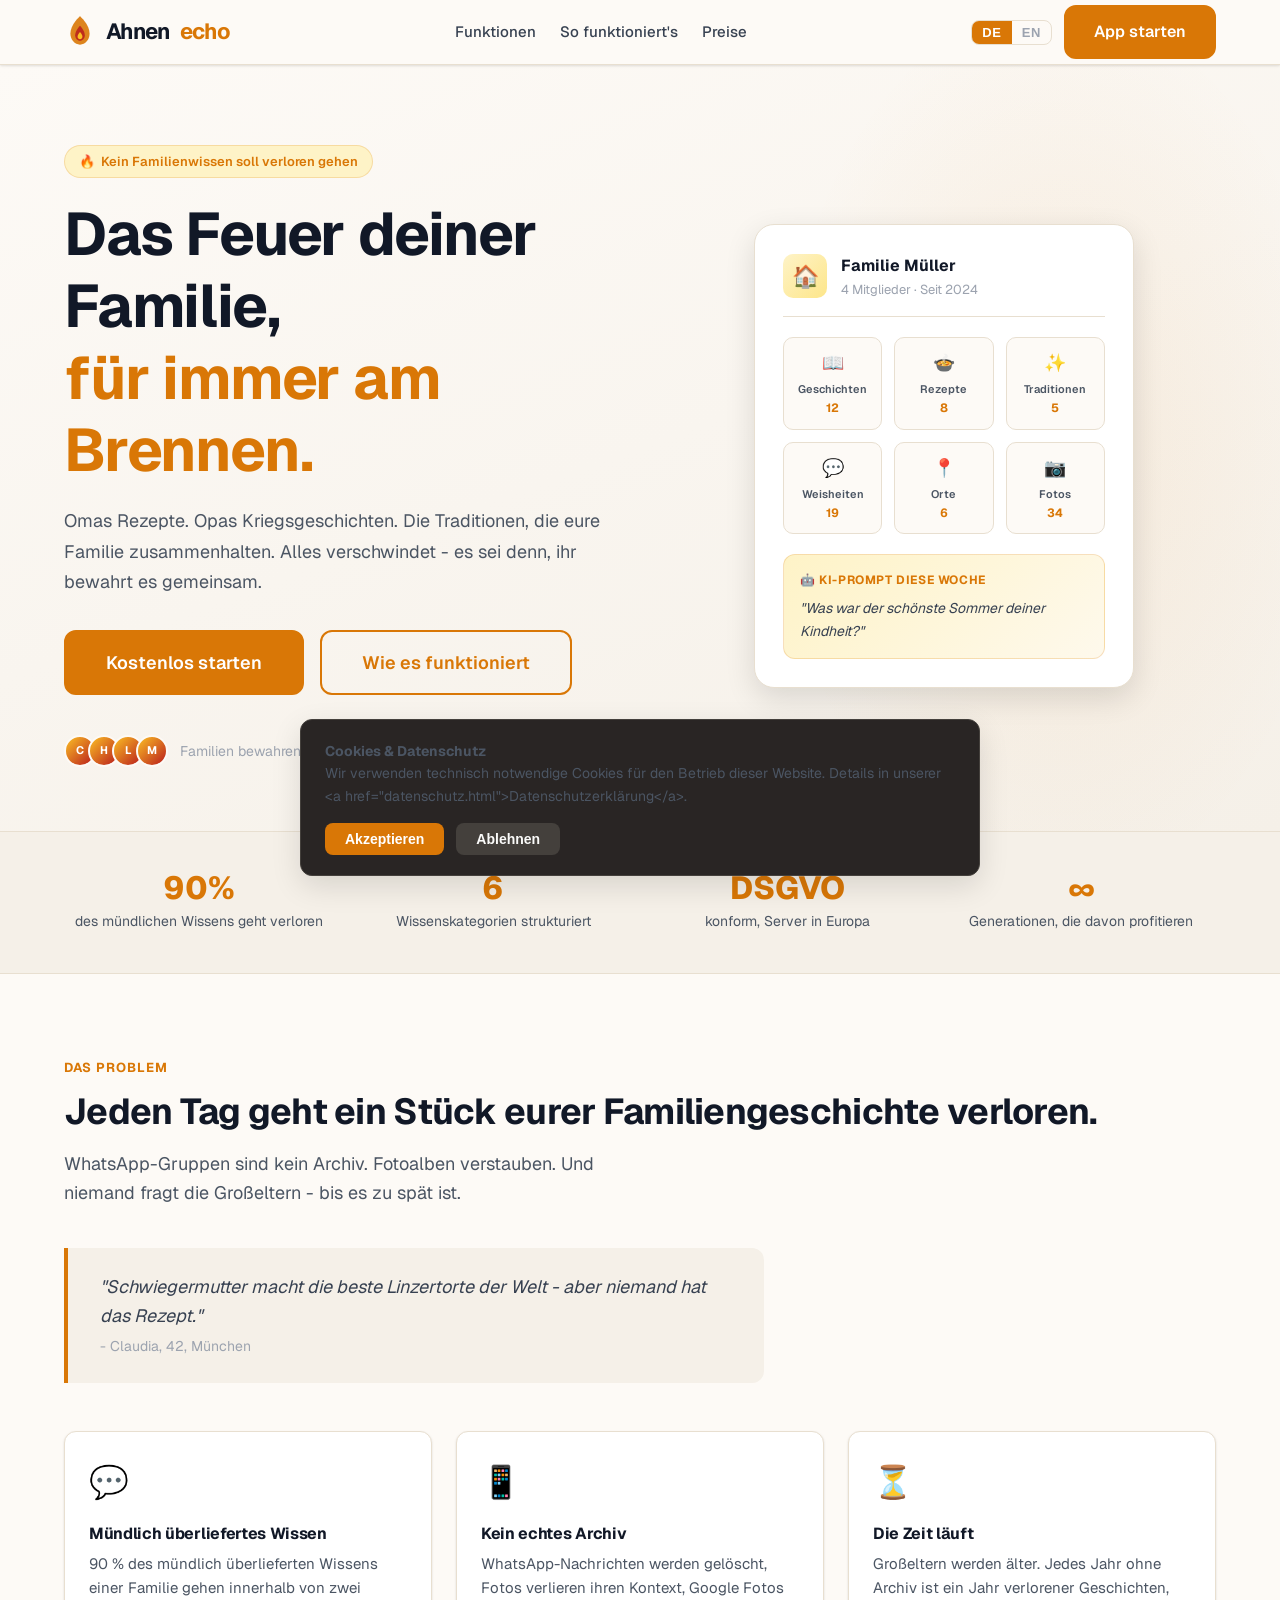
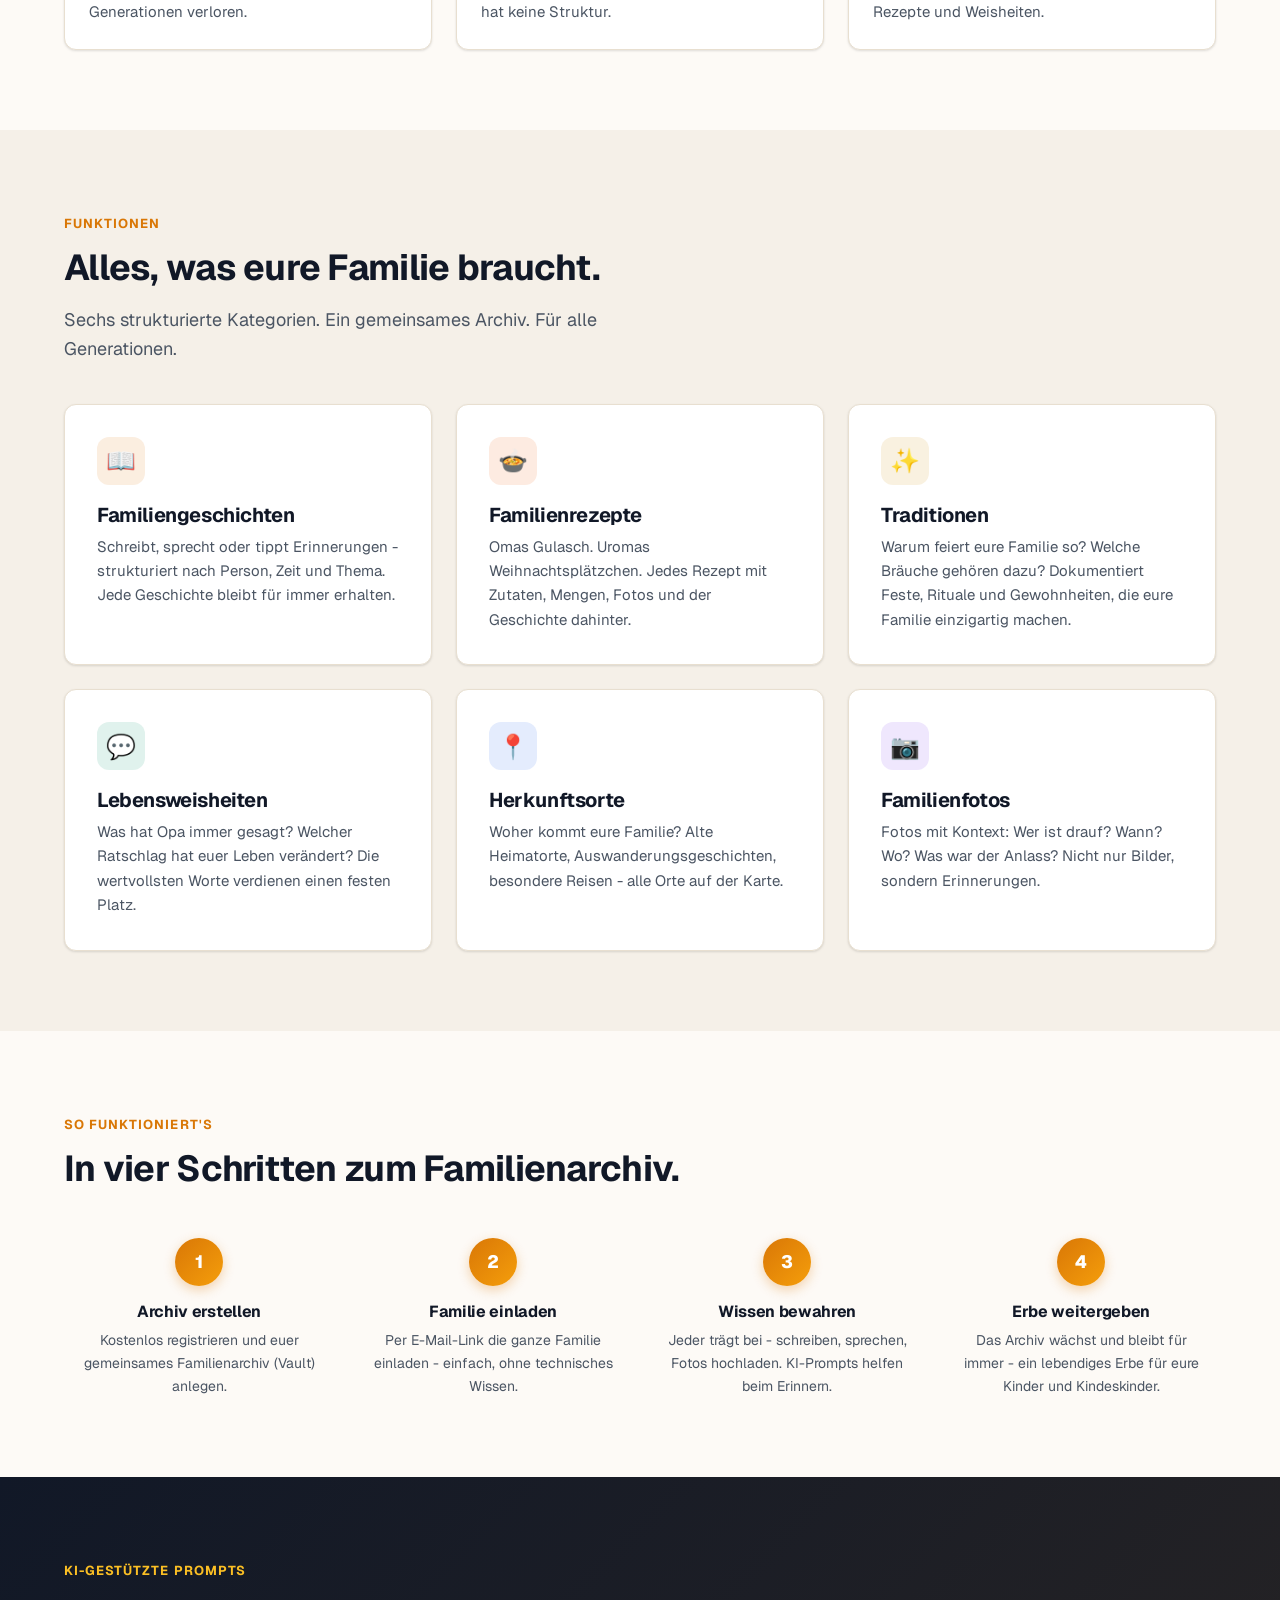
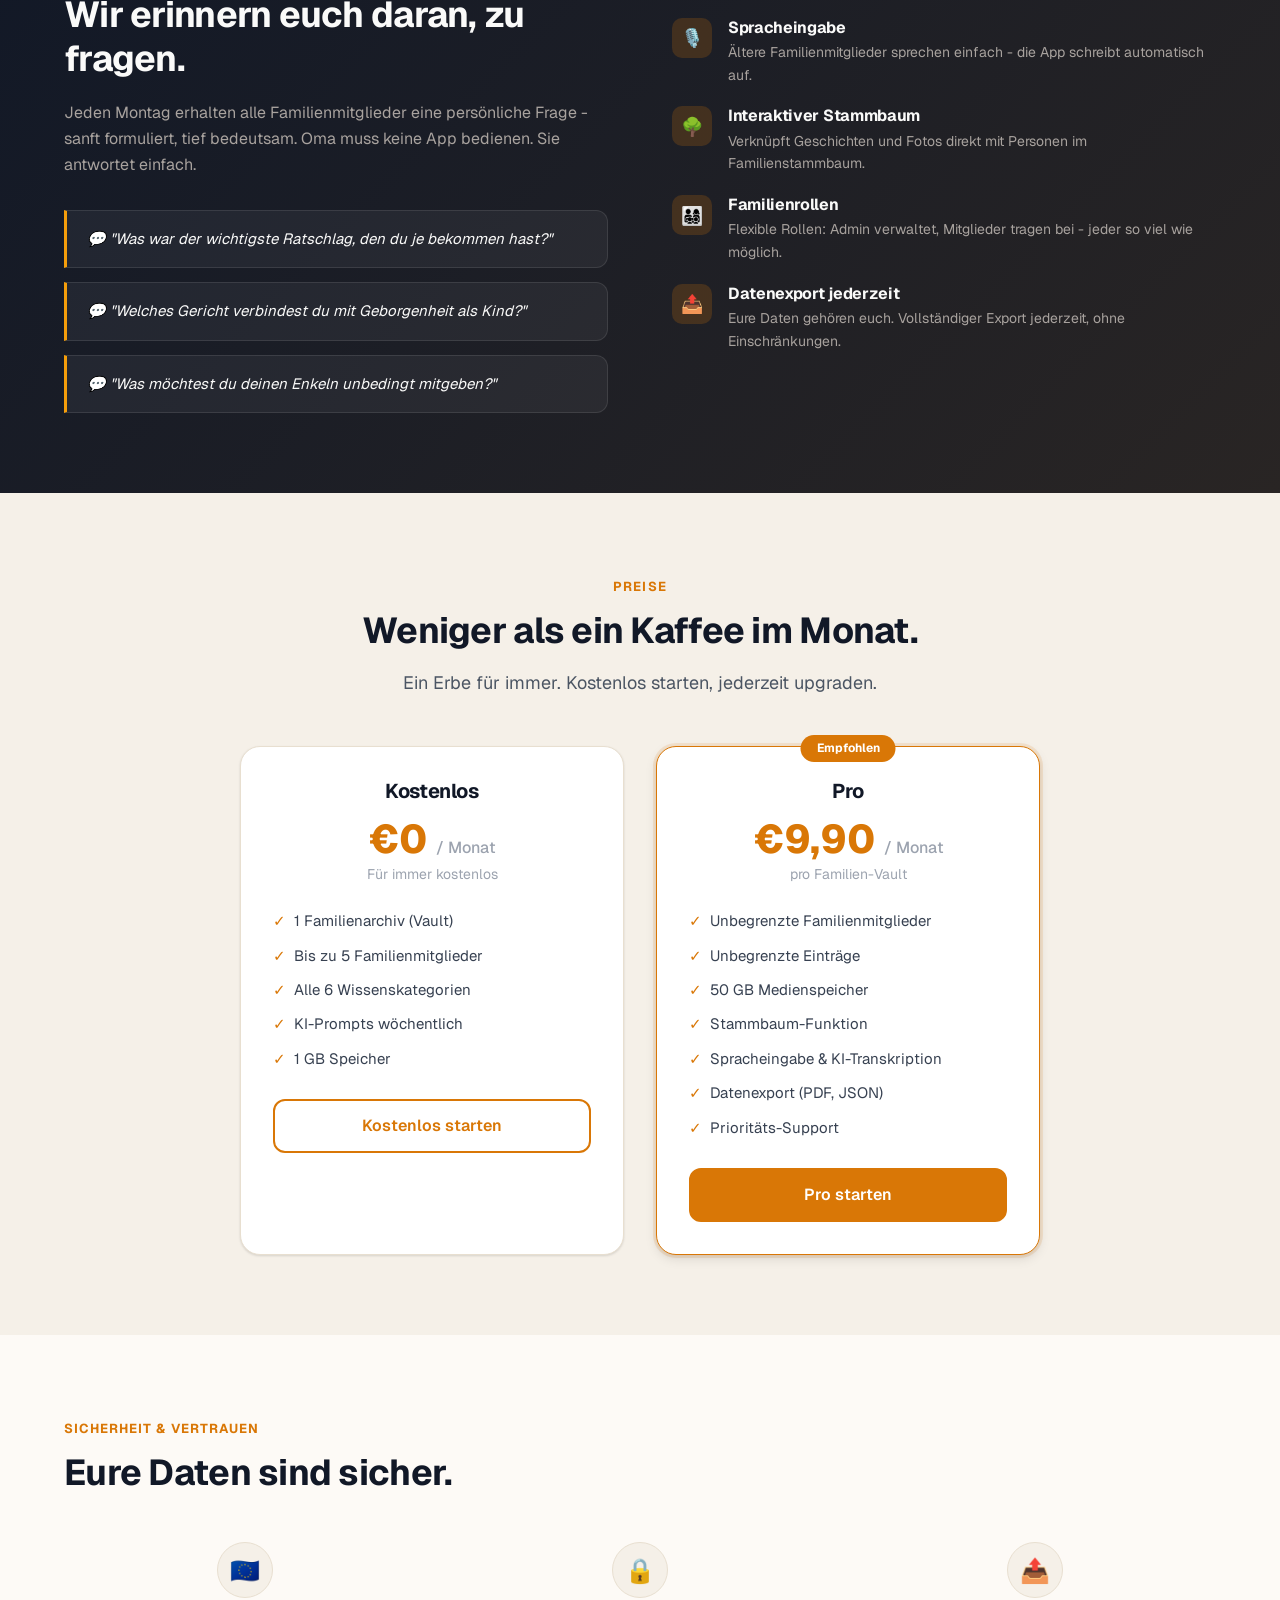
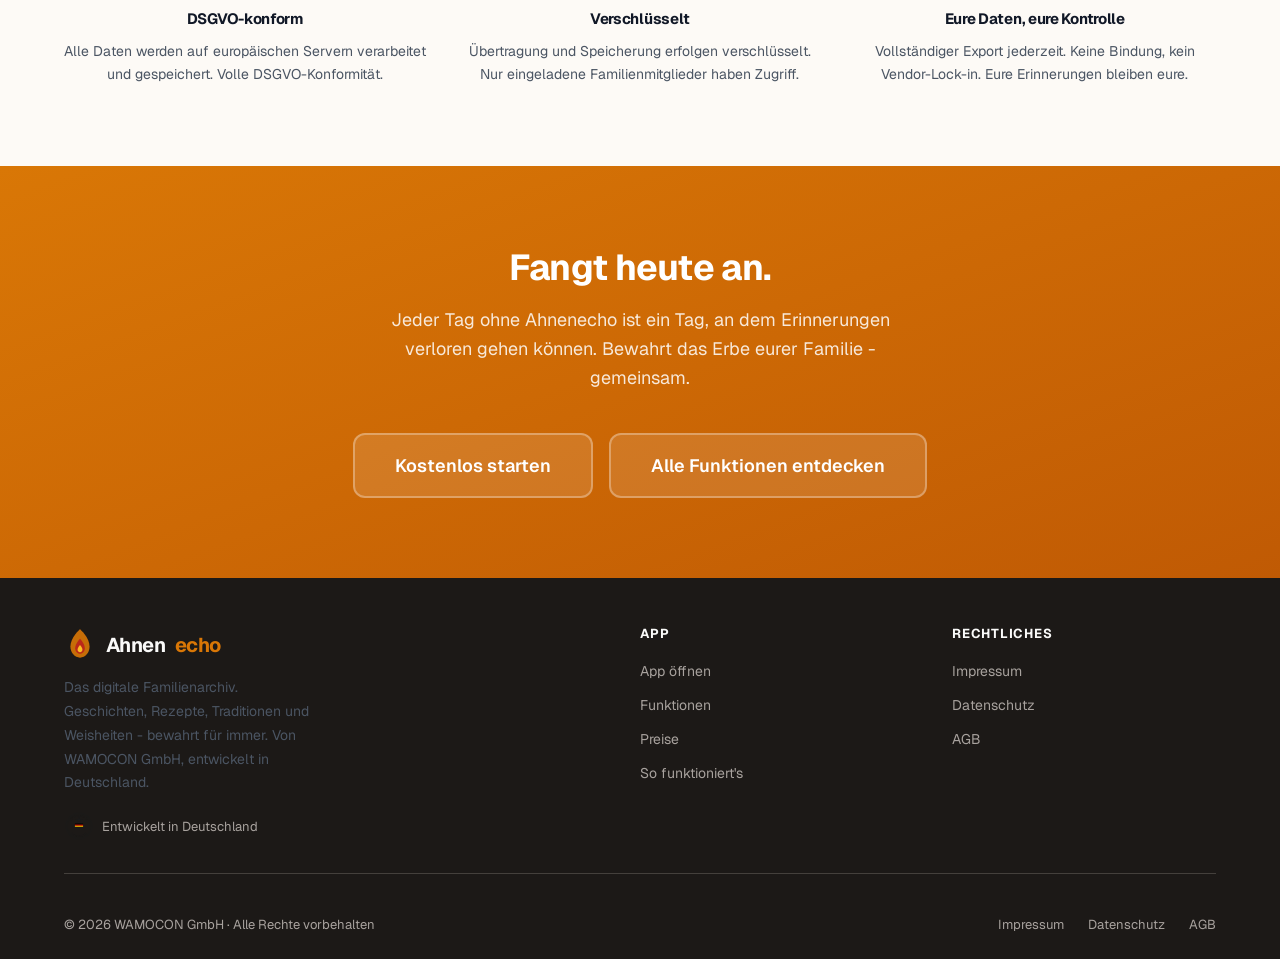
<file: index.html>
<!DOCTYPE html>
<html lang="de">
<head>
  <meta charset="UTF-8" />
  <meta name="viewport" content="width=device-width, initial-scale=1.0" />
  <title
    data-de="Ahnenecho - Das digitale Familienarchiv | Geschichten bewahren"
    data-en="Ahnenecho - The Digital Family Archive | Preserve What Matters"
  >Ahnenecho - Das digitale Familienarchiv</title>
  <meta name="description"
    data-de="Ahnenecho bewahrt Familiengeschichten, Rezepte, Traditionen und Weisheiten - gemeinsam und generationsübergreifend. Kostenlos starten."
    data-en="Ahnenecho preserves family stories, recipes, traditions, and wisdom - together across generations. Start for free."
    content="Ahnenecho bewahrt Familiengeschichten, Rezepte, Traditionen und Weisheiten - gemeinsam und generationsübergreifend."
  />
  <meta name="robots" content="index, follow" />
  <meta property="og:title" content="Ahnenecho - Das digitale Familienarchiv" />
  <meta property="og:description" content="Kein Familienwissen soll verloren gehen." />
  <meta property="og:type" content="website" />
  <meta property="og:url" content="https://ahnenecho-lp.vercel.app" />
  <link rel="icon" type="image/svg+xml" href="app-icon-light.svg" />
  <link rel="preconnect" href="https://fonts.googleapis.com" />
  <link rel="preconnect" href="https://fonts.gstatic.com" crossorigin />
  <link href="https://fonts.googleapis.com/css2?family=Geist:wght@400;500;600;700;800&display=swap" rel="stylesheet" />
  <link rel="stylesheet" href="style.css" />
</head>
<body>

<!-- ============================================================
     HEADER / NAVIGATION
     ============================================================ -->
<header class="header" role="banner">
  <div class="container">
    <nav class="nav" role="navigation" aria-label="Hauptnavigation">
      <a href="#hero" class="nav-logo" aria-label="Ahnenecho - Startseite">
        <img src="app-icon-light.svg" alt="" width="32" height="38" aria-hidden="true" />
        <span class="logo-part-dark">Ahnen</span><span class="logo-part-amber">echo</span>
      </a>

      <ul class="nav-links" role="list">
        <li><a href="#features" data-de="Funktionen" data-en="Features">Funktionen</a></li>
        <li><a href="#how-it-works" data-de="So funktioniert's" data-en="How it works">So funktioniert's</a></li>
        <li><a href="#pricing" data-de="Preise" data-en="Pricing">Preise</a></li>
      </ul>

      <div class="nav-actions">
        <div class="lang-toggle" role="group" aria-label="Sprache / Language">
          <button class="lang-btn active" data-lang="de" aria-label="Deutsch">DE</button>
          <button class="lang-btn" data-lang="en" aria-label="English">EN</button>
        </div>
        <a href="https://www.ahnenecho.eu/de" class="btn btn-primary nav-cta"
           data-de="App starten" data-en="Open App"
           target="_blank" rel="noopener noreferrer">App starten</a>
      </div>

      <button class="hamburger" id="hamburger" aria-label="Menu" aria-expanded="false" aria-controls="mobile-nav">
        <span></span><span></span><span></span>
      </button>
    </nav>

    <nav class="mobile-nav" id="mobile-nav" aria-label="Mobile Navigation">
      <a href="#features" data-de="Funktionen" data-en="Features">Funktionen</a>
      <a href="#how-it-works" data-de="So funktioniert's" data-en="How it works">So funktioniert's</a>
      <a href="#pricing" data-de="Preise" data-en="Pricing">Preise</a>
      <a href="impressum.html" data-de="Impressum" data-en="Imprint">Impressum</a>
      <a href="https://www.ahnenecho.eu/de" class="btn btn-primary"
         data-de="App starten" data-en="Open App"
         target="_blank" rel="noopener noreferrer">App starten</a>
    </nav>
  </div>
</header>

<!-- ============================================================
     HERO
     ============================================================ -->
<main>
<section class="hero" id="hero" aria-labelledby="hero-heading">
  <div class="container">
    <div class="hero-inner">

      <!-- Left: Text content -->
      <div class="hero-text">
        <div class="hero-badge" aria-hidden="true">
          🔥 <span data-de="Kein Familienwissen soll verloren gehen" data-en="No family knowledge should be lost">Kein Familienwissen soll verloren gehen</span>
        </div>

        <h1 class="hero-headline" id="hero-heading">
          <span data-de="Das Feuer deiner Familie," data-en="Your family's flame,">Das Feuer deiner Familie,</span><br />
          <span class="text-amber" data-de="für immer am Brennen." data-en="burning forever.">für immer am Brennen.</span>
        </h1>

        <p class="hero-sub"
           data-de="Omas Rezepte. Opas Kriegsgeschichten. Die Traditionen, die eure Familie zusammenhalten. Alles verschwindet - es sei denn, ihr bewahrt es gemeinsam."
           data-en="Grandma's recipes. Grandpa's war stories. The traditions that hold your family together. All of it disappears - unless you preserve it together.">
          Omas Rezepte. Opas Kriegsgeschichten. Die Traditionen, die eure Familie zusammenhalten. Alles verschwindet - es sei denn, ihr bewahrt es gemeinsam.
        </p>

        <div class="hero-cta">
          <a href="https://www.ahnenecho.eu/de" class="btn btn-primary btn-large"
             data-de="Kostenlos starten" data-en="Start for free"
             target="_blank" rel="noopener noreferrer">Kostenlos starten</a>
          <a href="#how-it-works" class="btn btn-secondary btn-large"
             data-de="Wie es funktioniert" data-en="How it works">Wie es funktioniert</a>
        </div>

        <div class="hero-social-proof">
          <div class="hero-avatars" aria-hidden="true">
            <div class="hero-avatar">C</div>
            <div class="hero-avatar">H</div>
            <div class="hero-avatar">L</div>
            <div class="hero-avatar">M</div>
          </div>
          <span data-de="Familien bewahren ihr Erbe mit Ahnenecho" data-en="Families preserve their legacy with Ahnenecho">Familien bewahren ihr Erbe mit Ahnenecho</span>
        </div>
      </div>

      <!-- Right: Demo card -->
      <div class="hero-visual" aria-hidden="true">
        <div class="vault-card-demo">
          <div class="vault-header">
            <div class="vault-icon-wrap">🏠</div>
            <div>
              <div class="vault-name" data-de="Familie Müller" data-en="The Müller Family">Familie Müller</div>
              <div class="vault-meta" data-de="4 Mitglieder · Seit 2024" data-en="4 members · Since 2024">4 Mitglieder · Seit 2024</div>
            </div>
          </div>

          <div class="vault-categories">
            <div class="vault-cat">
              <span class="vault-cat-icon">📖</span>
              <div class="vault-cat-label" data-de="Geschichten" data-en="Stories">Geschichten</div>
              <div class="vault-cat-count">12</div>
            </div>
            <div class="vault-cat">
              <span class="vault-cat-icon">🍲</span>
              <div class="vault-cat-label" data-de="Rezepte" data-en="Recipes">Rezepte</div>
              <div class="vault-cat-count">8</div>
            </div>
            <div class="vault-cat">
              <span class="vault-cat-icon">✨</span>
              <div class="vault-cat-label" data-de="Traditionen" data-en="Traditions">Traditionen</div>
              <div class="vault-cat-count">5</div>
            </div>
            <div class="vault-cat">
              <span class="vault-cat-icon">💬</span>
              <div class="vault-cat-label" data-de="Weisheiten" data-en="Wisdom">Weisheiten</div>
              <div class="vault-cat-count">19</div>
            </div>
            <div class="vault-cat">
              <span class="vault-cat-icon">📍</span>
              <div class="vault-cat-label" data-de="Orte" data-en="Places">Orte</div>
              <div class="vault-cat-count">6</div>
            </div>
            <div class="vault-cat">
              <span class="vault-cat-icon">📷</span>
              <div class="vault-cat-label" data-de="Fotos" data-en="Photos">Fotos</div>
              <div class="vault-cat-count">34</div>
            </div>
          </div>

          <div class="prompt-card">
            <div class="prompt-label" data-de="🤖 KI-Prompt diese Woche" data-en="🤖 AI prompt this week">🤖 KI-Prompt diese Woche</div>
            <div class="prompt-text"
                 data-de='"Was war der schönste Sommer deiner Kindheit?"'
                 data-en='"What was the most beautiful summer of your childhood?"'>
              "Was war der schönste Sommer deiner Kindheit?"
            </div>
          </div>
        </div>
      </div>

    </div>
  </div>
</section>

<!-- ============================================================
     STATS BAR
     ============================================================ -->
<section class="stats-section" aria-label="Statistiken">
  <div class="container">
    <div class="stats-grid">
      <div class="fade-up">
        <div class="stat-number">90%</div>
        <div class="stat-label" data-de="des mündlichen Wissens geht verloren" data-en="of oral knowledge is lost">des mündlichen Wissens geht verloren</div>
      </div>
      <div class="fade-up">
        <div class="stat-number">6</div>
        <div class="stat-label" data-de="Wissenskategorien strukturiert" data-en="structured knowledge categories">Wissenskategorien strukturiert</div>
      </div>
      <div class="fade-up">
        <div class="stat-number">DSGVO</div>
        <div class="stat-label" data-de="konform, Server in Europa" data-en="compliant, servers in Europe">konform, Server in Europa</div>
      </div>
      <div class="fade-up">
        <div class="stat-number">∞</div>
        <div class="stat-label" data-de="Generationen, die davon profitieren" data-en="generations to benefit">Generationen, die davon profitieren</div>
      </div>
    </div>
  </div>
</section>

<!-- ============================================================
     PROBLEM SECTION
     ============================================================ -->
<section class="problem-section" id="problem" aria-labelledby="problem-heading">
  <div class="container">
    <span class="section-label" data-de="Das Problem" data-en="The Problem">Das Problem</span>
    <h2 class="section-heading" id="problem-heading">
      <span data-de="Jeden Tag geht ein Stück eurer Familiengeschichte verloren." data-en="Every day, a piece of your family history disappears.">
        Jeden Tag geht ein Stück eurer Familiengeschichte verloren.
      </span>
    </h2>
    <p class="section-intro"
       data-de="WhatsApp-Gruppen sind kein Archiv. Fotoalben verstauben. Und niemand fragt die Großeltern - bis es zu spät ist."
       data-en="WhatsApp groups are not an archive. Photo albums collect dust. And nobody asks the grandparents - until it's too late.">
      WhatsApp-Gruppen sind kein Archiv. Fotoalben verstauben. Und niemand fragt die Großeltern - bis es zu spät ist.
    </p>

    <blockquote class="blockquote-card fade-up">
      <span data-de='"Schwiegermutter macht die beste Linzertorte der Welt - aber niemand hat das Rezept."' data-en='"My mother-in-law makes the world\'s best Linzer cake - but nobody has the recipe."'>
        "Schwiegermutter macht die beste Linzertorte der Welt - aber niemand hat das Rezept."
      </span>
      <br /><small style="font-style:normal; color: var(--gray-400); font-size: .875rem;" data-de="- Claudia, 42, München" data-en="- Claudia, 42, Munich">- Claudia, 42, München</small>
    </blockquote>

    <div class="problem-cards">
      <div class="problem-card fade-up">
        <div class="problem-card-icon">💬</div>
        <h3 data-de="Mündlich überliefertes Wissen" data-en="Oral tradition lost">Mündlich überliefertes Wissen</h3>
        <p data-de="90 % des mündlich überlieferten Wissens einer Familie gehen innerhalb von zwei Generationen verloren."
           data-en="90% of a family's oral knowledge is lost within two generations.">
          90 % des mündlich überlieferten Wissens einer Familie gehen innerhalb von zwei Generationen verloren.
        </p>
      </div>
      <div class="problem-card fade-up">
        <div class="problem-card-icon">📱</div>
        <h3 data-de="Kein echtes Archiv" data-en="No real archive">Kein echtes Archiv</h3>
        <p data-de="WhatsApp-Nachrichten werden gelöscht, Fotos verlieren ihren Kontext, Google Fotos hat keine Struktur."
           data-en="WhatsApp messages get deleted, photos lose context, and Google Photos has no structure.">
          WhatsApp-Nachrichten werden gelöscht, Fotos verlieren ihren Kontext, Google Fotos hat keine Struktur.
        </p>
      </div>
      <div class="problem-card fade-up">
        <div class="problem-card-icon">⏳</div>
        <h3 data-de="Die Zeit läuft" data-en="Time is running out">Die Zeit läuft</h3>
        <p data-de="Großeltern werden älter. Jedes Jahr ohne Archiv ist ein Jahr verlorener Geschichten, Rezepte und Weisheiten."
           data-en="Grandparents are getting older. Every year without an archive is a year of lost stories, recipes, and wisdom.">
          Großeltern werden älter. Jedes Jahr ohne Archiv ist ein Jahr verlorener Geschichten, Rezepte und Weisheiten.
        </p>
      </div>
    </div>
  </div>
</section>

<!-- ============================================================
     FEATURES
     ============================================================ -->
<section class="features-section" id="features" aria-labelledby="features-heading">
  <div class="container">
    <span class="section-label" data-de="Funktionen" data-en="Features">Funktionen</span>
    <h2 class="section-heading" id="features-heading">
      <span data-de="Alles, was eure Familie braucht." data-en="Everything your family needs.">Alles, was eure Familie braucht.</span>
    </h2>
    <p class="section-intro"
       data-de="Sechs strukturierte Kategorien. Ein gemeinsames Archiv. Für alle Generationen."
       data-en="Six structured categories. One shared archive. For all generations.">
      Sechs strukturierte Kategorien. Ein gemeinsames Archiv. Für alle Generationen.
    </p>

    <div class="features-grid">

      <div class="feature-card fade-up">
        <div class="feature-icon-wrap fi-amber">📖</div>
        <h3 data-de="Familiengeschichten" data-en="Family Stories">Familiengeschichten</h3>
        <p data-de="Schreibt, sprecht oder tippt Erinnerungen - strukturiert nach Person, Zeit und Thema. Jede Geschichte bleibt für immer erhalten."
           data-en="Write, speak, or type memories - organized by person, time, and topic. Every story is preserved forever.">
          Schreibt, sprecht oder tippt Erinnerungen - strukturiert nach Person, Zeit und Thema.
        </p>
      </div>

      <div class="feature-card fade-up">
        <div class="feature-icon-wrap fi-orange">🍲</div>
        <h3 data-de="Familienrezepte" data-en="Family Recipes">Familienrezepte</h3>
        <p data-de="Omas Gulasch. Uromas Weihnachtsplätzchen. Jedes Rezept mit Zutaten, Mengen, Fotos und der Geschichte dahinter."
           data-en="Grandma's goulash. Great-grandma's Christmas cookies. Every recipe with ingredients, quantities, photos, and the story behind it.">
          Omas Gulasch. Uromas Weihnachtsplätzchen. Jedes Rezept mit Zutaten, Mengen, Fotos und der Geschichte dahinter.
        </p>
      </div>

      <div class="feature-card fade-up">
        <div class="feature-icon-wrap fi-yellow">✨</div>
        <h3 data-de="Traditionen" data-en="Traditions">Traditionen</h3>
        <p data-de="Warum feiert eure Familie so? Welche Bräuche gehören dazu? Dokumentiert Feste, Rituale und Gewohnheiten, die eure Familie einzigartig machen."
           data-en="Why does your family celebrate the way it does? Document the customs, rituals, and habits that make your family unique.">
          Warum feiert eure Familie so? Dokumentiert Feste, Rituale und Gewohnheiten, die eure Familie einzigartig machen.
        </p>
      </div>

      <div class="feature-card fade-up">
        <div class="feature-icon-wrap fi-emerald">💬</div>
        <h3 data-de="Lebensweisheiten" data-en="Life Wisdom">Lebensweisheiten</h3>
        <p data-de="Was hat Opa immer gesagt? Welcher Ratschlag hat euer Leben verändert? Die wertvollsten Worte verdienen einen festen Platz."
           data-en="What did grandpa always say? Which advice changed your life? The most valuable words deserve a permanent place.">
          Was hat Opa immer gesagt? Welcher Ratschlag hat euer Leben verändert?
        </p>
      </div>

      <div class="feature-card fade-up">
        <div class="feature-icon-wrap fi-blue">📍</div>
        <h3 data-de="Herkunftsorte" data-en="Family Places">Herkunftsorte</h3>
        <p data-de="Woher kommt eure Familie? Alte Heimatorte, Auswanderungsgeschichten, besondere Reisen - alle Orte auf der Karte."
           data-en="Where does your family come from? Old hometowns, emigration stories, special journeys - all places on the map.">
          Woher kommt eure Familie? Alte Heimatorte, Auswanderungsgeschichten, besondere Reisen.
        </p>
      </div>

      <div class="feature-card fade-up">
        <div class="feature-icon-wrap fi-purple">📷</div>
        <h3 data-de="Familienfotos" data-en="Family Photos">Familienfotos</h3>
        <p data-de="Fotos mit Kontext: Wer ist drauf? Wann? Wo? Was war der Anlass? Nicht nur Bilder, sondern Erinnerungen."
           data-en="Photos with context: Who's in it? When? Where? What was the occasion? Not just images, but memories.">
          Fotos mit Kontext: Wer ist drauf? Wann? Wo? Nicht nur Bilder, sondern Erinnerungen.
        </p>
      </div>

    </div>
  </div>
</section>

<!-- ============================================================
     HOW IT WORKS
     ============================================================ -->
<section class="how-section" id="how-it-works" aria-labelledby="how-heading">
  <div class="container">
    <span class="section-label" data-de="So funktioniert's" data-en="How it works">So funktioniert's</span>
    <h2 class="section-heading" id="how-heading">
      <span data-de="In vier Schritten zum Familienarchiv." data-en="Four steps to your family archive.">In vier Schritten zum Familienarchiv.</span>
    </h2>

    <div class="steps-grid">
      <div class="step-item fade-up">
        <div class="step-number" aria-hidden="true">1</div>
        <h3 data-de="Archiv erstellen" data-en="Create archive">Archiv erstellen</h3>
        <p data-de="Kostenlos registrieren und euer gemeinsames Familienarchiv (Vault) anlegen."
           data-en="Register for free and create your shared family archive (Vault).">
          Kostenlos registrieren und euer gemeinsames Familienarchiv (Vault) anlegen.
        </p>
      </div>
      <div class="step-item fade-up">
        <div class="step-number" aria-hidden="true">2</div>
        <h3 data-de="Familie einladen" data-en="Invite family">Familie einladen</h3>
        <p data-de="Per E-Mail-Link die ganze Familie einladen - einfach, ohne technisches Wissen."
           data-en="Invite the whole family via email link - simple, no technical knowledge needed.">
          Per E-Mail-Link die ganze Familie einladen - einfach, ohne technisches Wissen.
        </p>
      </div>
      <div class="step-item fade-up">
        <div class="step-number" aria-hidden="true">3</div>
        <h3 data-de="Wissen bewahren" data-en="Preserve knowledge">Wissen bewahren</h3>
        <p data-de="Jeder trägt bei - schreiben, sprechen, Fotos hochladen. KI-Prompts helfen beim Erinnern."
           data-en="Everyone contributes - writing, speaking, uploading photos. AI prompts help trigger memories.">
          Jeder trägt bei - schreiben, sprechen, Fotos hochladen. KI-Prompts helfen beim Erinnern.
        </p>
      </div>
      <div class="step-item fade-up">
        <div class="step-number" aria-hidden="true">4</div>
        <h3 data-de="Erbe weitergeben" data-en="Pass on the legacy">Erbe weitergeben</h3>
        <p data-de="Das Archiv wächst und bleibt für immer - ein lebendiges Erbe für eure Kinder und Kindeskinder."
           data-en="The archive grows and lasts forever - a living legacy for your children and grandchildren.">
          Das Archiv wächst und bleibt für immer - ein lebendiges Erbe für eure Kinder und Kindeskinder.
        </p>
      </div>
    </div>
  </div>
</section>

<!-- ============================================================
     AI PROMPTS SECTION
     ============================================================ -->
<section class="ai-section" id="ai" aria-labelledby="ai-heading">
  <div class="container">
    <div class="ai-inner">

      <div>
        <span class="section-label" data-de="KI-gestützte Prompts" data-en="AI-powered prompts">KI-gestützte Prompts</span>
        <h2 id="ai-heading" style="margin-bottom: 1.25rem;">
          <span data-de="Wir erinnern euch daran, zu fragen." data-en="We remind you to ask.">Wir erinnern euch daran, zu fragen.</span>
        </h2>
        <p style="margin-bottom: 2rem;"
           data-de="Jeden Montag erhalten alle Familienmitglieder eine persönliche Frage - sanft formuliert, tief bedeutsam. Oma muss keine App bedienen. Sie antwortet einfach."
           data-en="Every Monday, all family members receive a personal question - gently worded, deeply meaningful. Grandma doesn't need to operate any app. She simply answers.">
          Jeden Montag erhalten alle Familienmitglieder eine persönliche Frage - sanft formuliert, tief bedeutsam.
        </p>

        <div class="ai-prompts-list">
          <div class="prompt-example"
               data-de='"Was war der wichtigste Ratschlag, den du je bekommen hast?"'
               data-en='"What was the most important piece of advice you ever received?"'>
            "Was war der wichtigste Ratschlag, den du je bekommen hast?"
          </div>
          <div class="prompt-example"
               data-de='"Welches Gericht verbindest du mit Geborgenheit als Kind?"'
               data-en='"Which dish do you associate with feeling safe as a child?"'>
            "Welches Gericht verbindest du mit Geborgenheit als Kind?"
          </div>
          <div class="prompt-example"
               data-de='"Was möchtest du deinen Enkeln unbedingt mitgeben?"'
               data-en='"What do you most want to pass on to your grandchildren?"'>
            "Was möchtest du deinen Enkeln unbedingt mitgeben?"
          </div>
        </div>
      </div>

      <div class="ai-features">
        <div class="ai-feature fade-up">
          <div class="ai-feature-icon">🎙️</div>
          <div class="ai-feature-text">
            <h4 data-de="Spracheingabe" data-en="Voice input">Spracheingabe</h4>
            <p data-de="Ältere Familienmitglieder sprechen einfach - die App schreibt automatisch auf."
               data-en="Older family members simply speak - the app transcribes automatically.">
              Ältere Familienmitglieder sprechen einfach - die App schreibt automatisch auf.
            </p>
          </div>
        </div>
        <div class="ai-feature fade-up">
          <div class="ai-feature-icon">🌳</div>
          <div class="ai-feature-text">
            <h4 data-de="Interaktiver Stammbaum" data-en="Interactive family tree">Interaktiver Stammbaum</h4>
            <p data-de="Verknüpft Geschichten und Fotos direkt mit Personen im Familienstammbaum."
               data-en="Link stories and photos directly to people in the family tree.">
              Verknüpft Geschichten und Fotos direkt mit Personen im Familienstammbaum.
            </p>
          </div>
        </div>
        <div class="ai-feature fade-up">
          <div class="ai-feature-icon">👨‍👩‍👧‍👦</div>
          <div class="ai-feature-text">
            <h4 data-de="Familienrollen" data-en="Family roles">Familienrollen</h4>
            <p data-de="Flexible Rollen: Admin verwaltet, Mitglieder tragen bei - jeder so viel wie möglich."
               data-en="Flexible roles: Admin manages, members contribute - everyone at their own pace.">
              Flexible Rollen: Admin verwaltet, Mitglieder tragen bei - jeder so viel wie möglich.
            </p>
          </div>
        </div>
        <div class="ai-feature fade-up">
          <div class="ai-feature-icon">📤</div>
          <div class="ai-feature-text">
            <h4 data-de="Datenexport jederzeit" data-en="Data export anytime">Datenexport jederzeit</h4>
            <p data-de="Eure Daten gehören euch. Vollständiger Export jederzeit, ohne Einschränkungen."
               data-en="Your data belongs to you. Full export at any time, without restrictions.">
              Eure Daten gehören euch. Vollständiger Export jederzeit, ohne Einschränkungen.
            </p>
          </div>
        </div>
      </div>

    </div>
  </div>
</section>

<!-- ============================================================
     PRICING
     ============================================================ -->
<section class="pricing-section" id="pricing" aria-labelledby="pricing-heading">
  <div class="container" style="text-align: center;">
    <span class="section-label" data-de="Preise" data-en="Pricing">Preise</span>
    <h2 class="section-heading" id="pricing-heading">
      <span data-de="Weniger als ein Kaffee im Monat." data-en="Less than a coffee a month.">Weniger als ein Kaffee im Monat.</span>
    </h2>
    <p class="section-intro" style="margin: 0 auto 0;"
       data-de="Ein Erbe für immer. Kostenlos starten, jederzeit upgraden."
       data-en="A legacy forever. Start free, upgrade anytime.">
      Ein Erbe für immer. Kostenlos starten, jederzeit upgraden.
    </p>

    <div class="pricing-grid">

      <div class="pricing-card fade-up">
        <h3 data-de="Kostenlos" data-en="Free">Kostenlos</h3>
        <div class="price">€0 <span data-de="/ Monat" data-en="/ month">/ Monat</span></div>
        <div class="price-note" data-de="Für immer kostenlos" data-en="Forever free">Für immer kostenlos</div>
        <ul>
          <li data-de="1 Familienarchiv (Vault)" data-en="1 family archive (Vault)">1 Familienarchiv (Vault)</li>
          <li data-de="Bis zu 5 Familienmitglieder" data-en="Up to 5 family members">Bis zu 5 Familienmitglieder</li>
          <li data-de="Alle 6 Wissenskategorien" data-en="All 6 knowledge categories">Alle 6 Wissenskategorien</li>
          <li data-de="KI-Prompts wöchentlich" data-en="Weekly AI prompts">KI-Prompts wöchentlich</li>
          <li data-de="1 GB Speicher" data-en="1 GB storage">1 GB Speicher</li>
        </ul>
        <a href="https://www.ahnenecho.eu/de" class="btn btn-secondary"
           data-de="Kostenlos starten" data-en="Start for free"
           target="_blank" rel="noopener noreferrer">Kostenlos starten</a>
      </div>

      <div class="pricing-card featured fade-up">
        <span class="pricing-badge" data-de="Empfohlen" data-en="Recommended">Empfohlen</span>
        <h3 data-de="Pro" data-en="Pro">Pro</h3>
        <div class="price">€9,90 <span data-de="/ Monat" data-en="/ month">/ Monat</span></div>
        <div class="price-note" data-de="pro Familien-Vault" data-en="per family vault">pro Familien-Vault</div>
        <ul>
          <li data-de="Unbegrenzte Familienmitglieder" data-en="Unlimited family members">Unbegrenzte Familienmitglieder</li>
          <li data-de="Unbegrenzte Einträge" data-en="Unlimited entries">Unbegrenzte Einträge</li>
          <li data-de="50 GB Medienspeicher" data-en="50 GB media storage">50 GB Medienspeicher</li>
          <li data-de="Stammbaum-Funktion" data-en="Family tree feature">Stammbaum-Funktion</li>
          <li data-de="Spracheingabe & KI-Transkription" data-en="Voice input & AI transcription">Spracheingabe &amp; KI-Transkription</li>
          <li data-de="Datenexport (PDF, JSON)" data-en="Data export (PDF, JSON)">Datenexport (PDF, JSON)</li>
          <li data-de="Prioritäts-Support" data-en="Priority support">Prioritäts-Support</li>
        </ul>
        <a href="https://www.ahnenecho.eu/de" class="btn btn-primary"
           data-de="Pro starten" data-en="Start Pro"
           target="_blank" rel="noopener noreferrer">Pro starten</a>
      </div>

    </div>
  </div>
</section>

<!-- ============================================================
     TRUST / SECURITY
     ============================================================ -->
<section class="trust-section" aria-labelledby="trust-heading">
  <div class="container">
    <span class="section-label" data-de="Sicherheit & Vertrauen" data-en="Security & Trust">Sicherheit &amp; Vertrauen</span>
    <h2 class="section-heading" id="trust-heading">
      <span data-de="Eure Daten sind sicher." data-en="Your data is safe.">Eure Daten sind sicher.</span>
    </h2>

    <div class="trust-grid">
      <div class="trust-item fade-up">
        <div class="trust-icon">🇪🇺</div>
        <h4 data-de="DSGVO-konform" data-en="GDPR compliant">DSGVO-konform</h4>
        <p data-de="Alle Daten werden auf europäischen Servern verarbeitet und gespeichert. Volle DSGVO-Konformität."
           data-en="All data is processed and stored on European servers. Full GDPR compliance.">
          Alle Daten werden auf europäischen Servern verarbeitet und gespeichert.
        </p>
      </div>
      <div class="trust-item fade-up">
        <div class="trust-icon">🔒</div>
        <h4 data-de="Verschlüsselt" data-en="Encrypted">Verschlüsselt</h4>
        <p data-de="Übertragung und Speicherung erfolgen verschlüsselt. Nur eingeladene Familienmitglieder haben Zugriff."
           data-en="All transmission and storage is encrypted. Only invited family members have access.">
          Übertragung und Speicherung erfolgen verschlüsselt.
        </p>
      </div>
      <div class="trust-item fade-up">
        <div class="trust-icon">📤</div>
        <h4 data-de="Eure Daten, eure Kontrolle" data-en="Your data, your control">Eure Daten, eure Kontrolle</h4>
        <p data-de="Vollständiger Export jederzeit. Keine Bindung, kein Vendor-Lock-in. Eure Erinnerungen bleiben eure."
           data-en="Full export at any time. No lock-in. Your memories remain yours.">
          Vollständiger Export jederzeit. Eure Erinnerungen bleiben eure.
        </p>
      </div>
    </div>
  </div>
</section>

<!-- ============================================================
     CTA BANNER
     ============================================================ -->
<section class="cta-section" aria-labelledby="cta-heading">
  <div class="container">
    <h2 id="cta-heading">
      <span data-de="Fangt heute an." data-en="Start today.">Fangt heute an.</span>
    </h2>
    <p data-de="Jeder Tag ohne Ahnenecho ist ein Tag, an dem Erinnerungen verloren gehen können. Bewahrt das Erbe eurer Familie - gemeinsam."
       data-en="Every day without Ahnenecho is a day memories can be lost. Preserve your family's legacy - together.">
      Jeder Tag ohne Ahnenecho ist ein Tag, an dem Erinnerungen verloren gehen können.
    </p>
    <div class="cta-buttons">
      <a href="https://www.ahnenecho.eu/de" class="btn btn-ghost btn-large"
         data-de="Kostenlos starten" data-en="Start for free"
         target="_blank" rel="noopener noreferrer">Kostenlos starten</a>
      <a href="#features" class="btn btn-ghost btn-large"
         data-de="Alle Funktionen entdecken" data-en="Explore all features">Alle Funktionen entdecken</a>
    </div>
  </div>
</section>
</main>

<!-- ============================================================
     FOOTER
     ============================================================ -->
<footer class="footer" role="contentinfo">
  <div class="container">
    <div class="footer-top">

      <div class="footer-brand">
        <a href="#hero" class="nav-logo" aria-label="Ahnenecho">
          <img src="app-icon-light.svg" alt="" width="28" height="34" aria-hidden="true" />
          <span class="logo-part-dark">Ahnen</span><span class="logo-part-amber">echo</span>
        </a>
        <p data-de="Das digitale Familienarchiv. Geschichten, Rezepte, Traditionen und Weisheiten - bewahrt für immer. Von WAMOCON GmbH, entwickelt in Deutschland."
           data-en="The digital family archive. Stories, recipes, traditions, and wisdom - preserved forever. By WAMOCON GmbH, developed in Germany.">
          Das digitale Familienarchiv. Von WAMOCON GmbH, entwickelt in Deutschland.
        </p>
        <div class="made-in-germany" style="margin-top: 1rem;" aria-label="Entwickelt in Deutschland">
          <img src="_source_assets/made-in-germany-sign.svg" alt="Entwickelt in Deutschland" width="30" height="30" />
          <span data-de="Entwickelt in Deutschland" data-en="Developed in Germany">Entwickelt in Deutschland</span>
        </div>
      </div>

      <div class="footer-col">
        <h4 data-de="App" data-en="App">App</h4>
        <ul>
          <li><a href="https://www.ahnenecho.eu/de" target="_blank" rel="noopener noreferrer"
                 data-de="App öffnen" data-en="Open App">App öffnen</a></li>
          <li><a href="#features" data-de="Funktionen" data-en="Features">Funktionen</a></li>
          <li><a href="#pricing" data-de="Preise" data-en="Pricing">Preise</a></li>
          <li><a href="#how-it-works" data-de="So funktioniert's" data-en="How it works">So funktioniert's</a></li>
        </ul>
      </div>

      <div class="footer-col">
        <h4 data-de="Rechtliches" data-en="Legal">Rechtliches</h4>
        <ul>
          <li><a href="impressum.html" data-de="Impressum" data-en="Imprint">Impressum</a></li>
          <li><a href="datenschutz.html" data-de="Datenschutz" data-en="Privacy Policy">Datenschutz</a></li>
          <li><a href="agb.html" data-de="AGB" data-en="Terms & Conditions">AGB</a></li>
        </ul>
      </div>

    </div>

    <div class="footer-bottom">
      <span data-de="© 2026 WAMOCON GmbH · Alle Rechte vorbehalten" data-en="© 2026 WAMOCON GmbH · All rights reserved">© 2026 WAMOCON GmbH · Alle Rechte vorbehalten</span>
      <div style="display: flex; gap: 1.5rem; flex-wrap: wrap;">
        <a href="impressum.html" data-de="Impressum" data-en="Imprint">Impressum</a>
        <a href="datenschutz.html" data-de="Datenschutz" data-en="Privacy Policy">Datenschutz</a>
        <a href="agb.html" data-de="AGB" data-en="T&amp;C">AGB</a>
      </div>
    </div>
  </div>
</footer>

<!-- ============================================================
     COOKIE BANNER
     ============================================================ -->
<div class="cookie-banner" id="cookie-banner" role="dialog" aria-modal="true" aria-labelledby="cookie-title">
  <p class="cookie-text" id="cookie-title">
    <strong data-de="Cookies & Datenschutz" data-en="Cookies & Privacy">Cookies &amp; Datenschutz</strong><br />
    <span data-de='Wir verwenden technisch notwendige Cookies für den Betrieb dieser Website. Details in unserer <a href="datenschutz.html">Datenschutzerklärung</a>.'
          data-en='We use technically necessary cookies to operate this website. Details in our <a href="datenschutz.html">Privacy Policy</a>.'>
      Wir verwenden technisch notwendige Cookies für den Betrieb dieser Website. Details in unserer <a href="datenschutz.html">Datenschutzerklärung</a>.
    </span>
  </p>
  <div class="cookie-actions">
    <button class="cookie-btn cookie-accept" id="cookie-accept"
            data-de="Akzeptieren" data-en="Accept">Akzeptieren</button>
    <button class="cookie-btn cookie-decline" id="cookie-decline"
            data-de="Ablehnen" data-en="Decline">Ablehnen</button>
  </div>
</div>

<script src="script.js"></script>
</body>
</html>
</file>
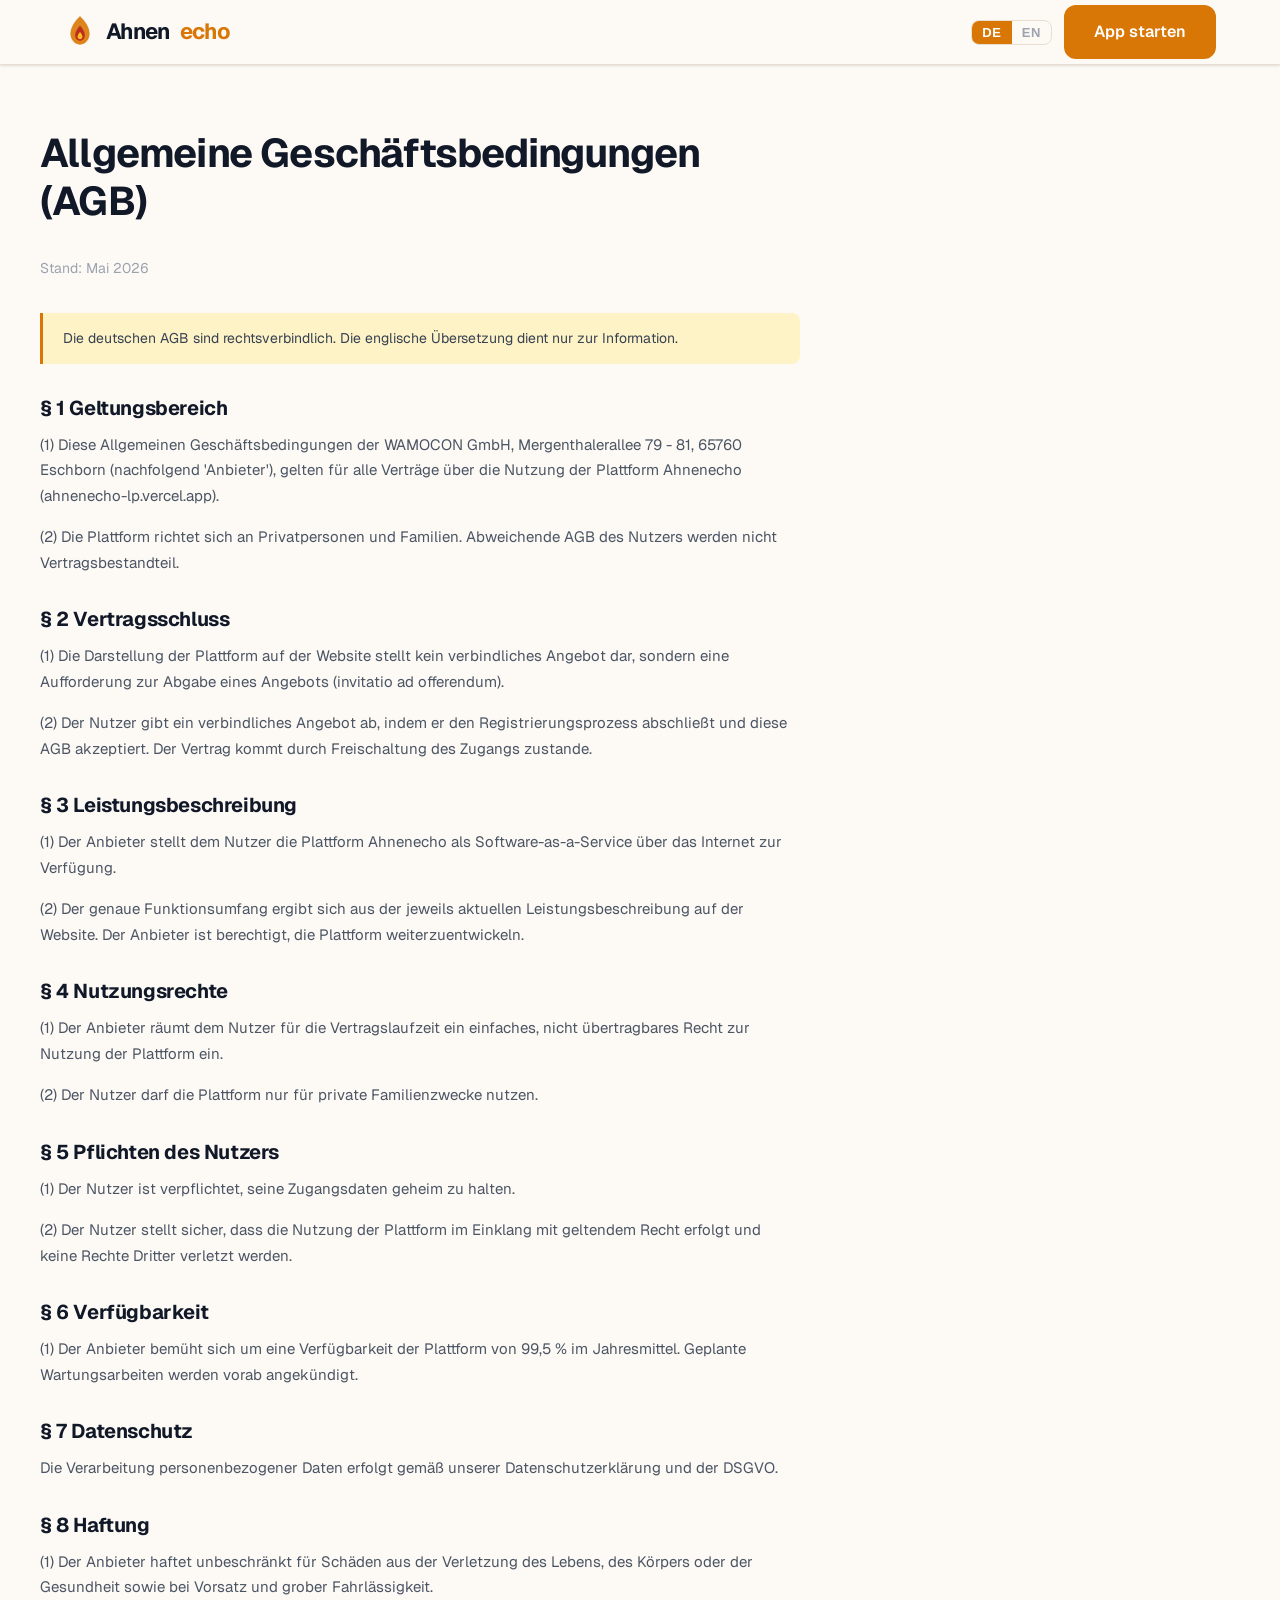
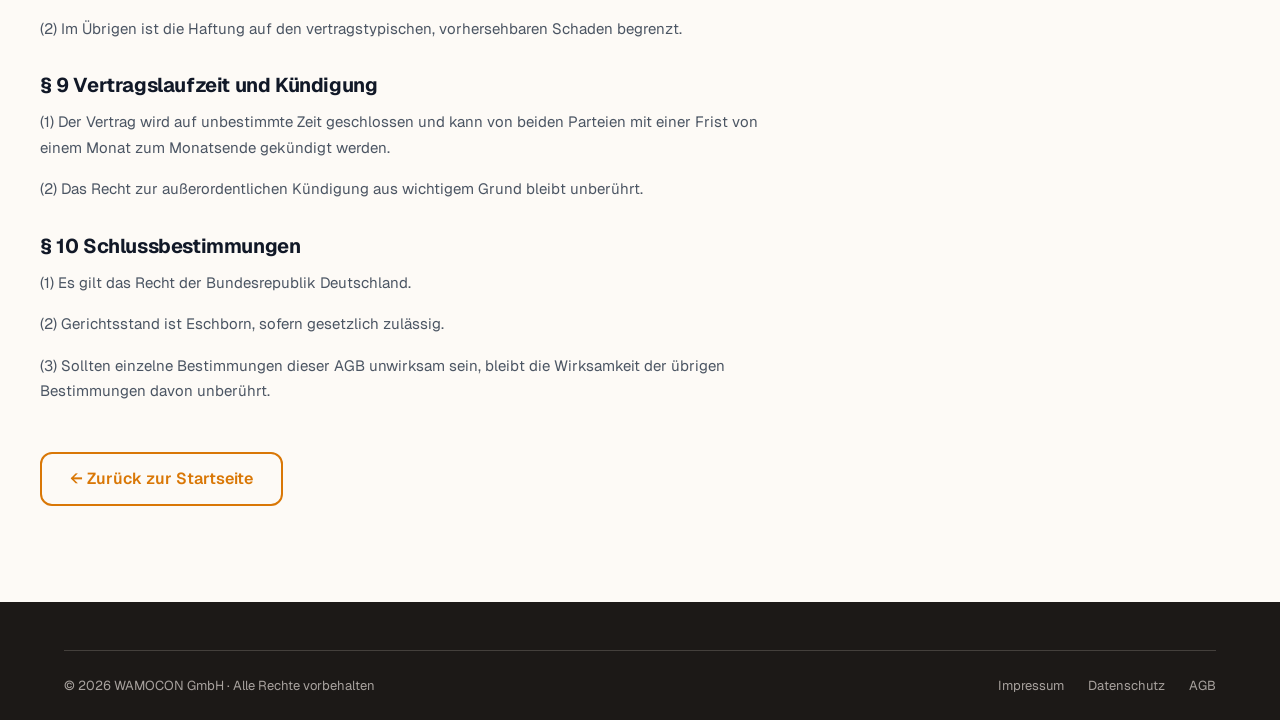
<file: agb.html>
<!DOCTYPE html>
<html lang="de">
<head>
  <meta charset="UTF-8" />
  <meta name="viewport" content="width=device-width, initial-scale=1.0" />
  <title
    data-de="AGB - Ahnenecho | WAMOCON GmbH"
    data-en="Terms & Conditions - Ahnenecho | WAMOCON GmbH"
  >AGB - Ahnenecho</title>
  <meta name="robots" content="noindex, follow" />
  <link rel="icon" type="image/svg+xml" href="app-icon-light.svg" />
  <link rel="preconnect" href="https://fonts.googleapis.com" />
  <link rel="preconnect" href="https://fonts.gstatic.com" crossorigin />
  <link href="https://fonts.googleapis.com/css2?family=Geist:wght@400;500;600;700;800&display=swap" rel="stylesheet" />
  <link rel="stylesheet" href="style.css" />
</head>
<body>

<!-- HEADER -->
<header class="header" role="banner">
  <div class="container">
    <nav class="nav" role="navigation" aria-label="Hauptnavigation">
      <a href="index.html" class="nav-logo" aria-label="Ahnenecho - Startseite">
        <img src="app-icon-light.svg" alt="" width="32" height="38" aria-hidden="true" />
        <span class="logo-part-dark">Ahnen</span><span class="logo-part-amber">echo</span>
      </a>
      <div class="nav-actions">
        <div class="lang-toggle" role="group" aria-label="Sprache / Language">
          <button class="lang-btn active" data-lang="de" aria-label="Deutsch">DE</button>
          <button class="lang-btn" data-lang="en" aria-label="English">EN</button>
        </div>
        <a href="https://www.ahnenecho.eu/de" class="btn btn-primary"
           data-de="App starten" data-en="Open App"
           target="_blank" rel="noopener noreferrer">App starten</a>
      </div>
    </nav>
  </div>
</header>

<!-- CONTENT -->
<main>
  <div class="container legal-page">
    <div class="legal-content">

      <h1 data-de="Allgemeine Geschäftsbedingungen (AGB)" data-en="Terms and Conditions">Allgemeine Geschäftsbedingungen (AGB)</h1>

      <p style="color: var(--gray-400); font-size: .875rem; margin-bottom: 2rem;"
         data-de="Stand: Mai 2026" data-en="As of: May 2026">Stand: Mai 2026</p>

      <div class="legal-note"
           data-de="Die deutschen AGB sind rechtsverbindlich. Die englische Übersetzung dient nur zur Information."
           data-en="The German T&amp;C are legally binding. The English translation is for informational purposes only.">
        Die deutschen AGB sind rechtsverbindlich.
      </div>

      <h2 data-de="§ 1 Geltungsbereich" data-en="§ 1 Scope">§ 1 Geltungsbereich</h2>
      <p data-de="(1) Diese Allgemeinen Geschäftsbedingungen der WAMOCON GmbH, Mergenthalerallee 79 - 81, 65760 Eschborn (nachfolgend 'Anbieter'), gelten für alle Verträge über die Nutzung der Plattform Ahnenecho (ahnenecho-lp.vercel.app)."
         data-en="(1) These Terms and Conditions of WAMOCON GmbH, Mergenthalerallee 79 - 81, 65760 Eschborn (hereinafter 'Provider'), apply to all contracts for the use of the Ahnenecho platform (ahnenecho-lp.vercel.app).">
        (1) Diese Allgemeinen Geschäftsbedingungen der WAMOCON GmbH, Mergenthalerallee 79 - 81, 65760 Eschborn, gelten für alle Verträge über die Nutzung der Plattform Ahnenecho.
      </p>
      <p data-de="(2) Die Plattform richtet sich an Privatpersonen und Familien. Abweichende AGB des Nutzers werden nicht Vertragsbestandteil."
         data-en="(2) The platform is aimed at private individuals and families. Deviating terms of the user shall not become part of the contract.">
        (2) Die Plattform richtet sich an Privatpersonen und Familien.
      </p>

      <h2 data-de="§ 2 Vertragsschluss" data-en="§ 2 Conclusion of Contract">§ 2 Vertragsschluss</h2>
      <p data-de="(1) Die Darstellung der Plattform auf der Website stellt kein verbindliches Angebot dar, sondern eine Aufforderung zur Abgabe eines Angebots (invitatio ad offerendum)."
         data-en="(1) The presentation of the platform on the website does not constitute a binding offer, but an invitation to submit an offer.">
        (1) Die Darstellung der Plattform auf der Website stellt eine Aufforderung zur Abgabe eines Angebots dar.
      </p>
      <p data-de="(2) Der Nutzer gibt ein verbindliches Angebot ab, indem er den Registrierungsprozess abschließt und diese AGB akzeptiert. Der Vertrag kommt durch Freischaltung des Zugangs zustande."
         data-en="(2) The user submits a binding offer by completing the registration process and accepting these T&amp;C. The contract is concluded upon activation of access.">
        (2) Der Vertrag kommt durch Abschluss der Registrierung und Freischaltung des Zugangs zustande.
      </p>

      <h2 data-de="§ 3 Leistungsbeschreibung" data-en="§ 3 Service Description">§ 3 Leistungsbeschreibung</h2>
      <p data-de="(1) Der Anbieter stellt dem Nutzer die Plattform Ahnenecho als Software-as-a-Service über das Internet zur Verfügung."
         data-en="(1) The Provider makes the Ahnenecho platform available to the user as Software-as-a-Service via the internet.">
        (1) Der Anbieter stellt die Plattform Ahnenecho als Software-as-a-Service zur Verfügung.
      </p>
      <p data-de="(2) Der genaue Funktionsumfang ergibt sich aus der jeweils aktuellen Leistungsbeschreibung auf der Website. Der Anbieter ist berechtigt, die Plattform weiterzuentwickeln."
         data-en="(2) The precise scope of features is set out in the current service description on the website. The Provider is entitled to further develop the platform.">
        (2) Der Anbieter ist berechtigt, die Plattform weiterzuentwickeln und anzupassen.
      </p>

      <h2 data-de="§ 4 Nutzungsrechte" data-en="§ 4 Usage Rights">§ 4 Nutzungsrechte</h2>
      <p data-de="(1) Der Anbieter räumt dem Nutzer für die Vertragslaufzeit ein einfaches, nicht übertragbares Recht zur Nutzung der Plattform ein."
         data-en="(1) The Provider grants the user a simple, non-transferable right to use the platform for the duration of the contract.">
        (1) Der Anbieter räumt dem Nutzer ein einfaches, nicht übertragbares Nutzungsrecht ein.
      </p>
      <p data-de="(2) Der Nutzer darf die Plattform nur für private Familienzwecke nutzen."
         data-en="(2) The user may only use the platform for private family purposes.">
        (2) Der Nutzer darf die Plattform nur für private Familienzwecke nutzen.
      </p>

      <h2 data-de="§ 5 Pflichten des Nutzers" data-en="§ 5 User Obligations">§ 5 Pflichten des Nutzers</h2>
      <p data-de="(1) Der Nutzer ist verpflichtet, seine Zugangsdaten geheim zu halten."
         data-en="(1) The user shall keep access credentials confidential.">
        (1) Der Nutzer ist verpflichtet, seine Zugangsdaten geheim zu halten.
      </p>
      <p data-de="(2) Der Nutzer stellt sicher, dass die Nutzung der Plattform im Einklang mit geltendem Recht erfolgt und keine Rechte Dritter verletzt werden."
         data-en="(2) The user ensures that use of the platform complies with applicable law and does not infringe third-party rights.">
        (2) Der Nutzer stellt sicher, dass die Nutzung im Einklang mit geltendem Recht erfolgt.
      </p>

      <h2 data-de="§ 6 Verfügbarkeit" data-en="§ 6 Availability">§ 6 Verfügbarkeit</h2>
      <p data-de="(1) Der Anbieter bemüht sich um eine Verfügbarkeit der Plattform von 99,5 % im Jahresmittel. Geplante Wartungsarbeiten werden vorab angekündigt."
         data-en="(1) The Provider endeavors to maintain platform availability of 99.5% annually. Scheduled maintenance will be announced in advance.">
        (1) Der Anbieter bemüht sich um eine Verfügbarkeit von 99,5 % im Jahresmittel.
      </p>

      <h2 data-de="§ 7 Datenschutz" data-en="§ 7 Data Protection">§ 7 Datenschutz</h2>
      <p data-de="Die Verarbeitung personenbezogener Daten erfolgt gemäß unserer Datenschutzerklärung und der DSGVO."
         data-en="Personal data is processed in accordance with our Privacy Policy and the GDPR.">
        Die Verarbeitung personenbezogener Daten erfolgt gemäß unserer <a href="datenschutz.html" data-de="Datenschutzerklärung" data-en="Privacy Policy">Datenschutzerklärung</a> und der DSGVO.
      </p>

      <h2 data-de="§ 8 Haftung" data-en="§ 8 Liability">§ 8 Haftung</h2>
      <p data-de="(1) Der Anbieter haftet unbeschränkt für Schäden aus der Verletzung des Lebens, des Körpers oder der Gesundheit sowie bei Vorsatz und grober Fahrlässigkeit."
         data-en="(1) The Provider is fully liable for damages resulting from injury to life, limb, or health, and for intentional or grossly negligent conduct.">
        (1) Der Anbieter haftet unbeschränkt für Schäden aus der Verletzung von Leben, Körper oder Gesundheit sowie bei Vorsatz und grober Fahrlässigkeit.
      </p>
      <p data-de="(2) Im Übrigen ist die Haftung auf den vertragstypischen, vorhersehbaren Schaden begrenzt."
         data-en="(2) Otherwise, liability is limited to typically foreseeable contractual damage.">
        (2) Im Übrigen ist die Haftung auf den vertragstypischen, vorhersehbaren Schaden begrenzt.
      </p>

      <h2 data-de="§ 9 Vertragslaufzeit und Kündigung" data-en="§ 9 Contract Term and Termination">§ 9 Vertragslaufzeit und Kündigung</h2>
      <p data-de="(1) Der Vertrag wird auf unbestimmte Zeit geschlossen und kann von beiden Parteien mit einer Frist von einem Monat zum Monatsende gekündigt werden."
         data-en="(1) The contract is concluded for an indefinite period and may be terminated by either party with one month's notice to the end of the month.">
        (1) Der Vertrag kann von beiden Parteien mit einer Frist von einem Monat zum Monatsende gekündigt werden.
      </p>
      <p data-de="(2) Das Recht zur außerordentlichen Kündigung aus wichtigem Grund bleibt unberührt."
         data-en="(2) The right to extraordinary termination for cause remains unaffected.">
        (2) Das Recht zur außerordentlichen Kündigung aus wichtigem Grund bleibt unberührt.
      </p>

      <h2 data-de="§ 10 Schlussbestimmungen" data-en="§ 10 Final Provisions">§ 10 Schlussbestimmungen</h2>
      <p data-de="(1) Es gilt das Recht der Bundesrepublik Deutschland."
         data-en="(1) The law of the Federal Republic of Germany applies.">
        (1) Es gilt das Recht der Bundesrepublik Deutschland.
      </p>
      <p data-de="(2) Gerichtsstand ist Eschborn, sofern gesetzlich zulässig."
         data-en="(2) Place of jurisdiction is Eschborn, to the extent permitted by law.">
        (2) Gerichtsstand ist Eschborn, sofern gesetzlich zulässig.
      </p>
      <p data-de="(3) Sollten einzelne Bestimmungen dieser AGB unwirksam sein, bleibt die Wirksamkeit der übrigen Bestimmungen davon unberührt."
         data-en="(3) Should individual provisions of these T&amp;C be invalid, the validity of the remaining provisions shall not be affected.">
        (3) Sollten einzelne Bestimmungen unwirksam sein, bleibt die Wirksamkeit der übrigen Bestimmungen unberührt.
      </p>

      <div style="margin-top: 3rem;">
        <a href="index.html" class="btn btn-secondary"
           data-de="← Zurück zur Startseite" data-en="← Back to homepage">← Zurück zur Startseite</a>
      </div>

    </div>
  </div>
</main>

<!-- FOOTER -->
<footer class="footer" role="contentinfo">
  <div class="container">
    <div class="footer-bottom" style="border-top: 1px solid var(--stone-700); padding-top: 1.5rem;">
      <span data-de="© 2026 WAMOCON GmbH · Alle Rechte vorbehalten" data-en="© 2026 WAMOCON GmbH · All rights reserved">© 2026 WAMOCON GmbH · Alle Rechte vorbehalten</span>
      <div style="display: flex; gap: 1.5rem; flex-wrap: wrap;">
        <a href="impressum.html" data-de="Impressum" data-en="Imprint">Impressum</a>
        <a href="datenschutz.html" data-de="Datenschutz" data-en="Privacy Policy">Datenschutz</a>
        <a href="agb.html" data-de="AGB" data-en="T&amp;C">AGB</a>
      </div>
    </div>
  </div>
</footer>

<script src="script.js"></script>
</body>
</html>
</file>
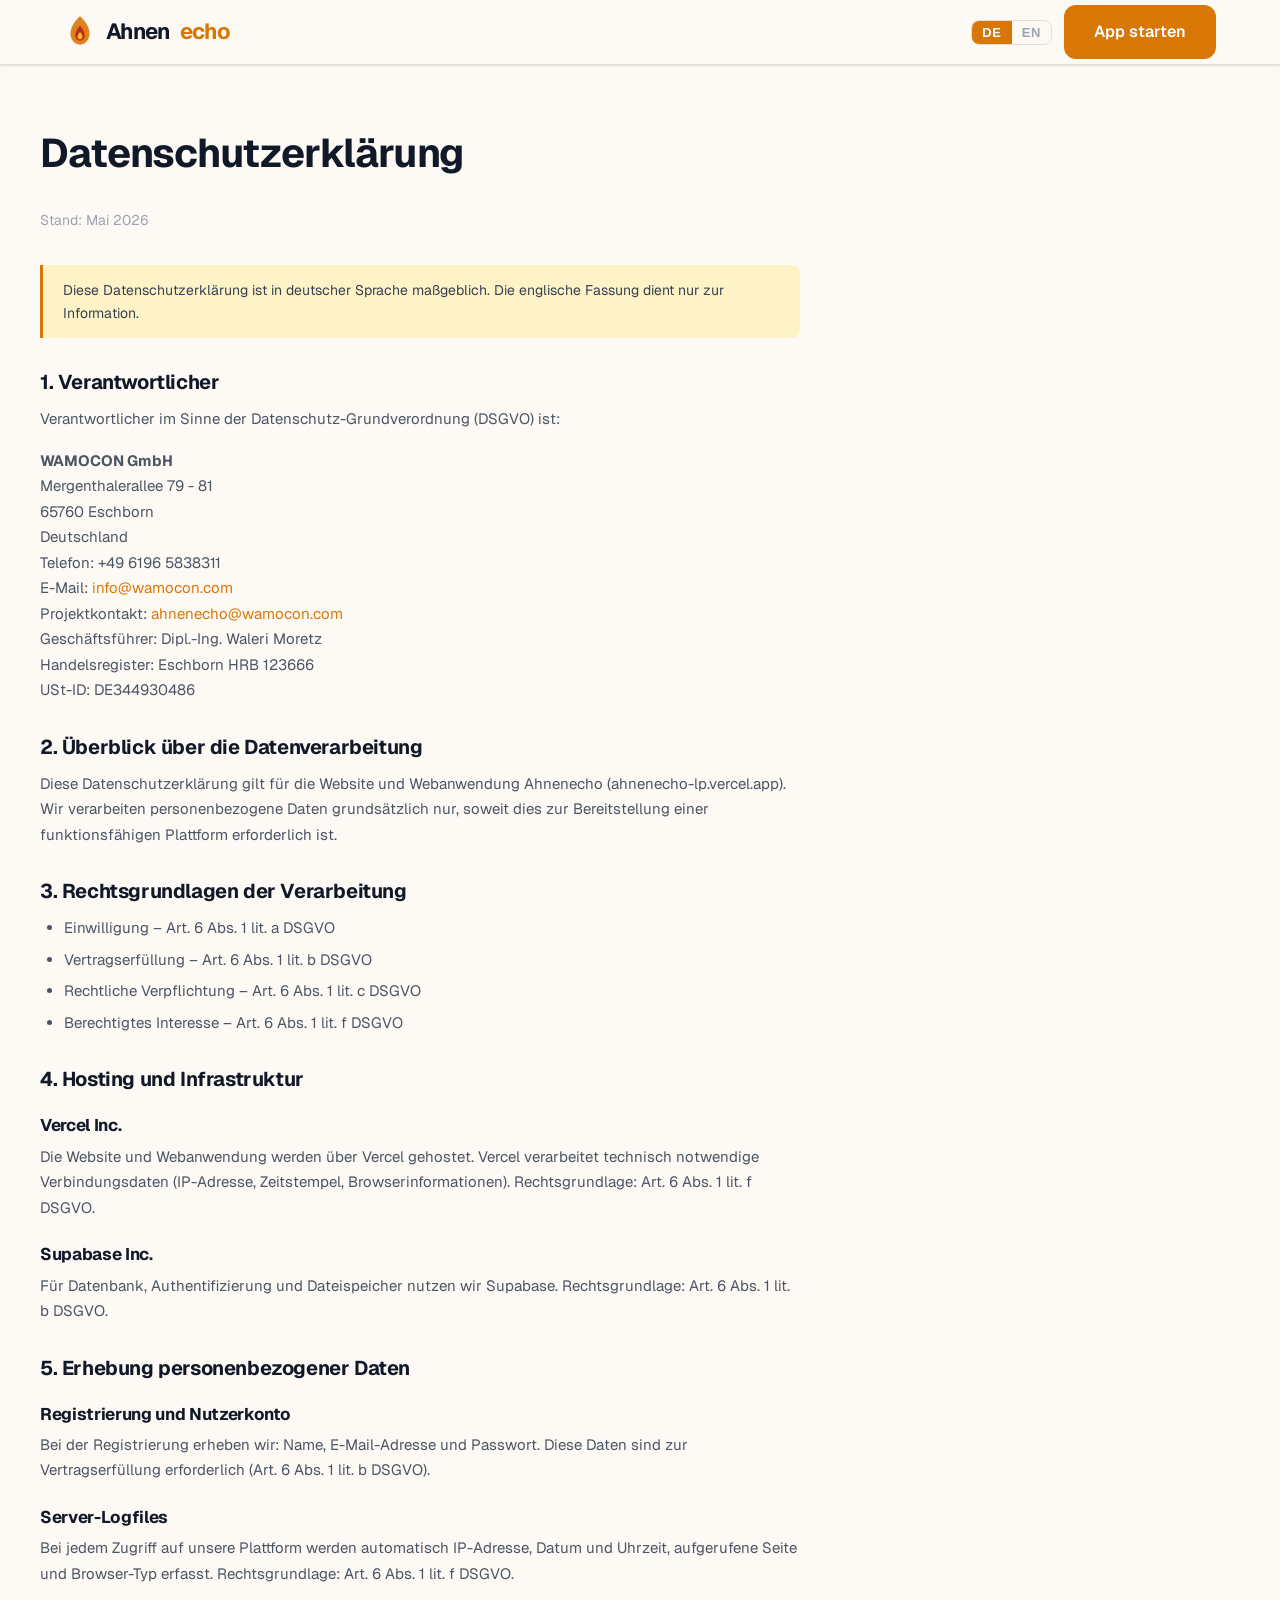
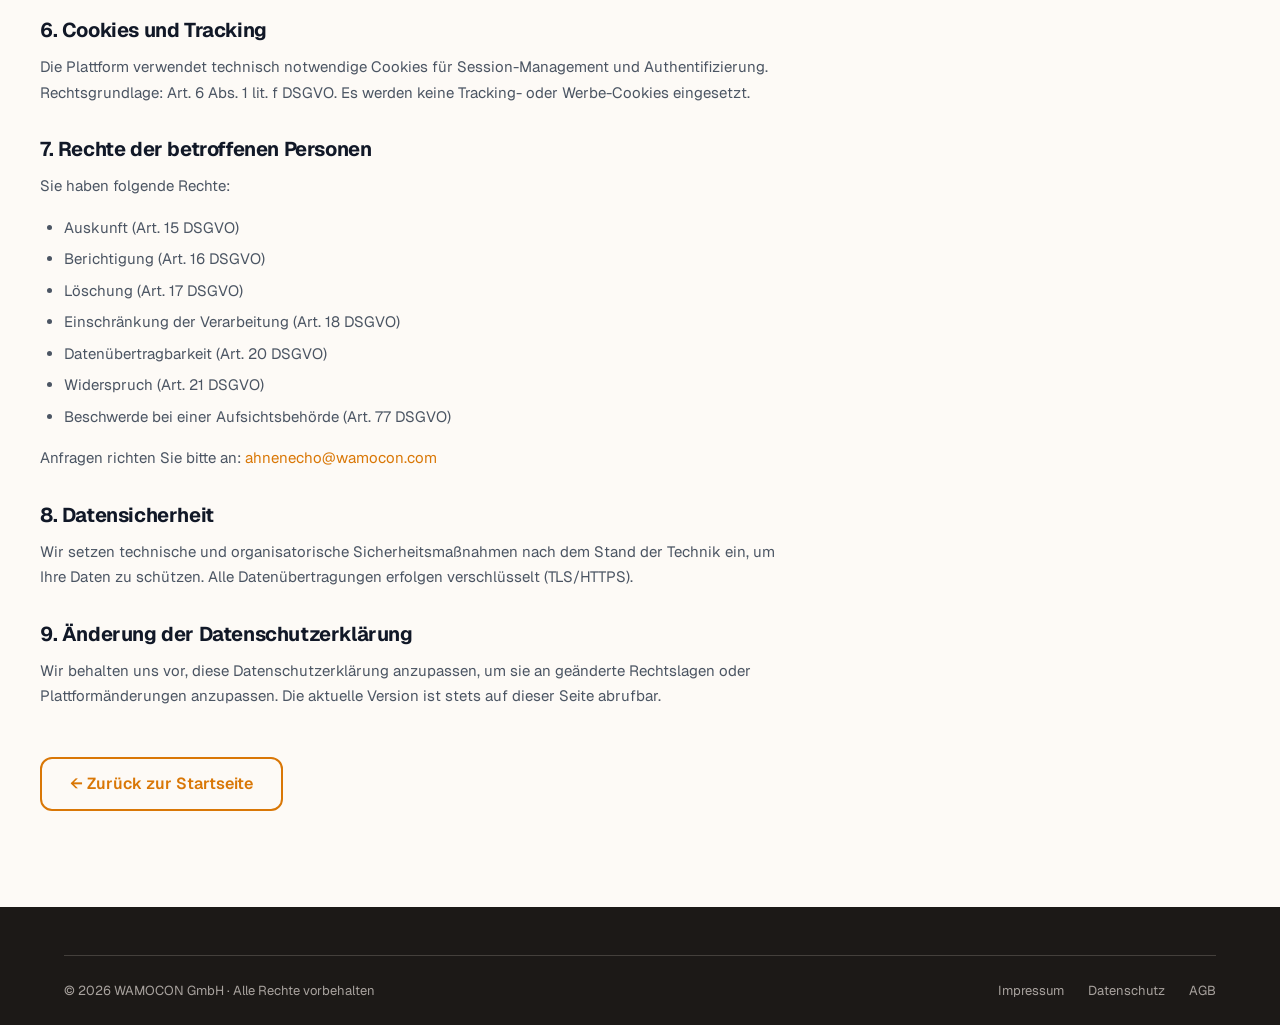
<file: datenschutz.html>
<!DOCTYPE html>
<html lang="de">
<head>
  <meta charset="UTF-8" />
  <meta name="viewport" content="width=device-width, initial-scale=1.0" />
  <title
    data-de="Datenschutzerklärung - Ahnenecho | WAMOCON GmbH"
    data-en="Privacy Policy - Ahnenecho | WAMOCON GmbH"
  >Datenschutzerklärung - Ahnenecho</title>
  <meta name="robots" content="noindex, follow" />
  <link rel="icon" type="image/svg+xml" href="app-icon-light.svg" />
  <link rel="preconnect" href="https://fonts.googleapis.com" />
  <link rel="preconnect" href="https://fonts.gstatic.com" crossorigin />
  <link href="https://fonts.googleapis.com/css2?family=Geist:wght@400;500;600;700;800&display=swap" rel="stylesheet" />
  <link rel="stylesheet" href="style.css" />
</head>
<body>

<!-- HEADER -->
<header class="header" role="banner">
  <div class="container">
    <nav class="nav" role="navigation" aria-label="Hauptnavigation">
      <a href="index.html" class="nav-logo" aria-label="Ahnenecho - Startseite">
        <img src="app-icon-light.svg" alt="" width="32" height="38" aria-hidden="true" />
        <span class="logo-part-dark">Ahnen</span><span class="logo-part-amber">echo</span>
      </a>
      <div class="nav-actions">
        <div class="lang-toggle" role="group" aria-label="Sprache / Language">
          <button class="lang-btn active" data-lang="de" aria-label="Deutsch">DE</button>
          <button class="lang-btn" data-lang="en" aria-label="English">EN</button>
        </div>
        <a href="https://www.ahnenecho.eu/de" class="btn btn-primary"
           data-de="App starten" data-en="Open App"
           target="_blank" rel="noopener noreferrer">App starten</a>
      </div>
    </nav>
  </div>
</header>

<!-- CONTENT -->
<main>
  <div class="container legal-page">
    <div class="legal-content">

      <h1 data-de="Datenschutzerklärung" data-en="Privacy Policy">Datenschutzerklärung</h1>

      <p style="color: var(--gray-400); font-size: .875rem; margin-bottom: 2rem;"
         data-de="Stand: Mai 2026" data-en="As of: May 2026">Stand: Mai 2026</p>

      <!-- DE/EN toggle notice -->
      <div class="legal-note" data-de="Diese Datenschutzerklärung ist in deutscher Sprache maßgeblich. Die englische Fassung dient nur zur Information."
           data-en="The German version of this Privacy Policy is authoritative. The English version is for informational purposes only.">
        Diese Datenschutzerklärung ist in deutscher Sprache maßgeblich.
      </div>

      <h2 data-de="1. Verantwortlicher" data-en="1. Data Controller">1. Verantwortlicher</h2>
      <p data-de="Verantwortlicher im Sinne der Datenschutz-Grundverordnung (DSGVO) ist:"
         data-en="The Data Controller as defined by the General Data Protection Regulation (GDPR) is:">
        Verantwortlicher im Sinne der Datenschutz-Grundverordnung (DSGVO) ist:
      </p>
      <p>
        <strong>WAMOCON GmbH</strong><br />
        Mergenthalerallee 79 - 81<br />
        65760 Eschborn<br />
        <span data-de="Deutschland" data-en="Germany">Deutschland</span><br />
        <span data-de="Telefon:" data-en="Phone:">Telefon:</span> +49 6196 5838311<br />
        E-Mail: <a href="mailto:info@wamocon.com">info@wamocon.com</a><br />
        <span data-de="Projektkontakt:" data-en="Project contact:">Projektkontakt:</span>
        <a href="mailto:ahnenecho@wamocon.com">ahnenecho@wamocon.com</a><br />
        <span data-de="Geschäftsführer:" data-en="Managing Director:">Geschäftsführer:</span> Dipl.-Ing. Waleri Moretz<br />
        <span data-de="Handelsregister:" data-en="Commercial Register:">Handelsregister:</span> Eschborn HRB 123666<br />
        USt-ID: DE344930486
      </p>

      <h2 data-de="2. Überblick über die Datenverarbeitung" data-en="2. Overview of Data Processing">
        2. Überblick über die Datenverarbeitung
      </h2>
      <p data-de="Diese Datenschutzerklärung gilt für die Website und Webanwendung Ahnenecho (ahnenecho-lp.vercel.app). Wir verarbeiten personenbezogene Daten grundsätzlich nur, soweit dies zur Bereitstellung einer funktionsfähigen Plattform erforderlich ist."
         data-en="This Privacy Policy applies to the website and web application Ahnenecho (ahnenecho-lp.vercel.app). We process personal data only insofar as necessary to provide a functional platform.">
        Diese Datenschutzerklärung gilt für die Website und Webanwendung Ahnenecho (ahnenecho-lp.vercel.app).
      </p>

      <h2 data-de="3. Rechtsgrundlagen der Verarbeitung" data-en="3. Legal Basis for Processing">
        3. Rechtsgrundlagen der Verarbeitung
      </h2>
      <ul>
        <li data-de="Einwilligung – Art. 6 Abs. 1 lit. a DSGVO" data-en="Consent – Art. 6(1)(a) GDPR">Einwilligung – Art. 6 Abs. 1 lit. a DSGVO</li>
        <li data-de="Vertragserfüllung – Art. 6 Abs. 1 lit. b DSGVO" data-en="Performance of Contract – Art. 6(1)(b) GDPR">Vertragserfüllung – Art. 6 Abs. 1 lit. b DSGVO</li>
        <li data-de="Rechtliche Verpflichtung – Art. 6 Abs. 1 lit. c DSGVO" data-en="Legal Obligation – Art. 6(1)(c) GDPR">Rechtliche Verpflichtung – Art. 6 Abs. 1 lit. c DSGVO</li>
        <li data-de="Berechtigtes Interesse – Art. 6 Abs. 1 lit. f DSGVO" data-en="Legitimate Interest – Art. 6(1)(f) GDPR">Berechtigtes Interesse – Art. 6 Abs. 1 lit. f DSGVO</li>
      </ul>

      <h2 data-de="4. Hosting und Infrastruktur" data-en="4. Hosting and Infrastructure">
        4. Hosting und Infrastruktur
      </h2>
      <h3>Vercel Inc.</h3>
      <p data-de="Die Website und Webanwendung werden über Vercel gehostet. Vercel verarbeitet technisch notwendige Verbindungsdaten (IP-Adresse, Zeitstempel, Browserinformationen). Rechtsgrundlage: Art. 6 Abs. 1 lit. f DSGVO."
         data-en="The website and web application are hosted via Vercel. Vercel processes technically necessary connection data (IP address, timestamp, browser information). Legal basis: Art. 6(1)(f) GDPR.">
        Die Website und Webanwendung werden über Vercel gehostet. Vercel verarbeitet technisch notwendige Verbindungsdaten. Rechtsgrundlage: Art. 6 Abs. 1 lit. f DSGVO.
      </p>
      <h3>Supabase Inc.</h3>
      <p data-de="Für Datenbank, Authentifizierung und Dateispeicher nutzen wir Supabase. Rechtsgrundlage: Art. 6 Abs. 1 lit. b DSGVO."
         data-en="We use Supabase for database, authentication, and file storage. Legal basis: Art. 6(1)(b) GDPR.">
        Für Datenbank, Authentifizierung und Dateispeicher nutzen wir Supabase. Rechtsgrundlage: Art. 6 Abs. 1 lit. b DSGVO.
      </p>

      <h2 data-de="5. Erhebung personenbezogener Daten" data-en="5. Collection of Personal Data">
        5. Erhebung personenbezogener Daten
      </h2>
      <h3 data-de="Registrierung und Nutzerkonto" data-en="Registration and User Account">Registrierung und Nutzerkonto</h3>
      <p data-de="Bei der Registrierung erheben wir: Name, E-Mail-Adresse und Passwort. Diese Daten sind zur Vertragserfüllung erforderlich (Art. 6 Abs. 1 lit. b DSGVO)."
         data-en="During registration we collect: name, email address, and password. These are required for contract performance (Art. 6(1)(b) GDPR).">
        Bei der Registrierung erheben wir: Name, E-Mail-Adresse und Passwort.
      </p>
      <h3 data-de="Server-Logfiles" data-en="Server Log Files">Server-Logfiles</h3>
      <p data-de="Bei jedem Zugriff auf unsere Plattform werden automatisch IP-Adresse, Datum und Uhrzeit, aufgerufene Seite und Browser-Typ erfasst. Rechtsgrundlage: Art. 6 Abs. 1 lit. f DSGVO."
         data-en="Each time our platform is accessed, IP address, date and time, page accessed, and browser type are automatically collected. Legal basis: Art. 6(1)(f) GDPR.">
        Bei jedem Zugriff werden automatisch IP-Adresse, Datum, Uhrzeit und Browser-Typ erfasst.
      </p>

      <h2 data-de="6. Cookies und Tracking" data-en="6. Cookies and Tracking">6. Cookies und Tracking</h2>
      <p data-de="Die Plattform verwendet technisch notwendige Cookies für Session-Management und Authentifizierung. Rechtsgrundlage: Art. 6 Abs. 1 lit. f DSGVO. Es werden keine Tracking- oder Werbe-Cookies eingesetzt."
         data-en="The platform uses technically necessary cookies for session management and authentication. Legal basis: Art. 6(1)(f) GDPR. No tracking or advertising cookies are used.">
        Die Plattform verwendet technisch notwendige Cookies für Session-Management und Authentifizierung. Es werden keine Tracking- oder Werbe-Cookies eingesetzt.
      </p>

      <h2 data-de="7. Rechte der betroffenen Personen" data-en="7. Rights of Data Subjects">
        7. Rechte der betroffenen Personen
      </h2>
      <p data-de="Sie haben folgende Rechte:" data-en="You have the following rights:">Sie haben folgende Rechte:</p>
      <ul>
        <li data-de="Auskunft (Art. 15 DSGVO)" data-en="Right of access (Art. 15 GDPR)">Auskunft (Art. 15 DSGVO)</li>
        <li data-de="Berichtigung (Art. 16 DSGVO)" data-en="Right to rectification (Art. 16 GDPR)">Berichtigung (Art. 16 DSGVO)</li>
        <li data-de="Löschung (Art. 17 DSGVO)" data-en="Right to erasure (Art. 17 GDPR)">Löschung (Art. 17 DSGVO)</li>
        <li data-de="Einschränkung der Verarbeitung (Art. 18 DSGVO)" data-en="Right to restriction of processing (Art. 18 GDPR)">Einschränkung der Verarbeitung (Art. 18 DSGVO)</li>
        <li data-de="Datenübertragbarkeit (Art. 20 DSGVO)" data-en="Right to data portability (Art. 20 GDPR)">Datenübertragbarkeit (Art. 20 DSGVO)</li>
        <li data-de="Widerspruch (Art. 21 DSGVO)" data-en="Right to object (Art. 21 GDPR)">Widerspruch (Art. 21 DSGVO)</li>
        <li data-de="Beschwerde bei einer Aufsichtsbehörde (Art. 77 DSGVO)" data-en="Right to lodge a complaint with a supervisory authority (Art. 77 GDPR)">Beschwerde bei einer Aufsichtsbehörde (Art. 77 DSGVO)</li>
      </ul>
      <p>
        <span data-de="Anfragen richten Sie bitte an:" data-en="Please direct requests to:">Anfragen richten Sie bitte an:</span>
        <a href="mailto:ahnenecho@wamocon.com">ahnenecho@wamocon.com</a>
      </p>

      <h2 data-de="8. Datensicherheit" data-en="8. Data Security">8. Datensicherheit</h2>
      <p data-de="Wir setzen technische und organisatorische Sicherheitsmaßnahmen nach dem Stand der Technik ein, um Ihre Daten zu schützen. Alle Datenübertragungen erfolgen verschlüsselt (TLS/HTTPS)."
         data-en="We use state-of-the-art technical and organizational security measures to protect your data. All data transmissions are encrypted (TLS/HTTPS).">
        Wir setzen technische und organisatorische Sicherheitsmaßnahmen ein. Alle Datenübertragungen erfolgen verschlüsselt (TLS/HTTPS).
      </p>

      <h2 data-de="9. Änderung der Datenschutzerklärung" data-en="9. Changes to this Privacy Policy">
        9. Änderung der Datenschutzerklärung
      </h2>
      <p data-de="Wir behalten uns vor, diese Datenschutzerklärung anzupassen, um sie an geänderte Rechtslagen oder Plattformänderungen anzupassen. Die aktuelle Version ist stets auf dieser Seite abrufbar."
         data-en="We reserve the right to update this Privacy Policy to reflect changes in law or our platform. The current version is always available on this page.">
        Wir behalten uns vor, diese Datenschutzerklärung anzupassen. Die aktuelle Version ist stets auf dieser Seite abrufbar.
      </p>

      <div style="margin-top: 3rem;">
        <a href="index.html" class="btn btn-secondary"
           data-de="← Zurück zur Startseite" data-en="← Back to homepage">← Zurück zur Startseite</a>
      </div>

    </div>
  </div>
</main>

<!-- FOOTER -->
<footer class="footer" role="contentinfo">
  <div class="container">
    <div class="footer-bottom" style="border-top: 1px solid var(--stone-700); padding-top: 1.5rem;">
      <span data-de="© 2026 WAMOCON GmbH · Alle Rechte vorbehalten" data-en="© 2026 WAMOCON GmbH · All rights reserved">© 2026 WAMOCON GmbH · Alle Rechte vorbehalten</span>
      <div style="display: flex; gap: 1.5rem; flex-wrap: wrap;">
        <a href="impressum.html" data-de="Impressum" data-en="Imprint">Impressum</a>
        <a href="datenschutz.html" data-de="Datenschutz" data-en="Privacy Policy">Datenschutz</a>
        <a href="agb.html" data-de="AGB" data-en="T&amp;C">AGB</a>
      </div>
    </div>
  </div>
</footer>

<script src="script.js"></script>
</body>
</html>
</file>
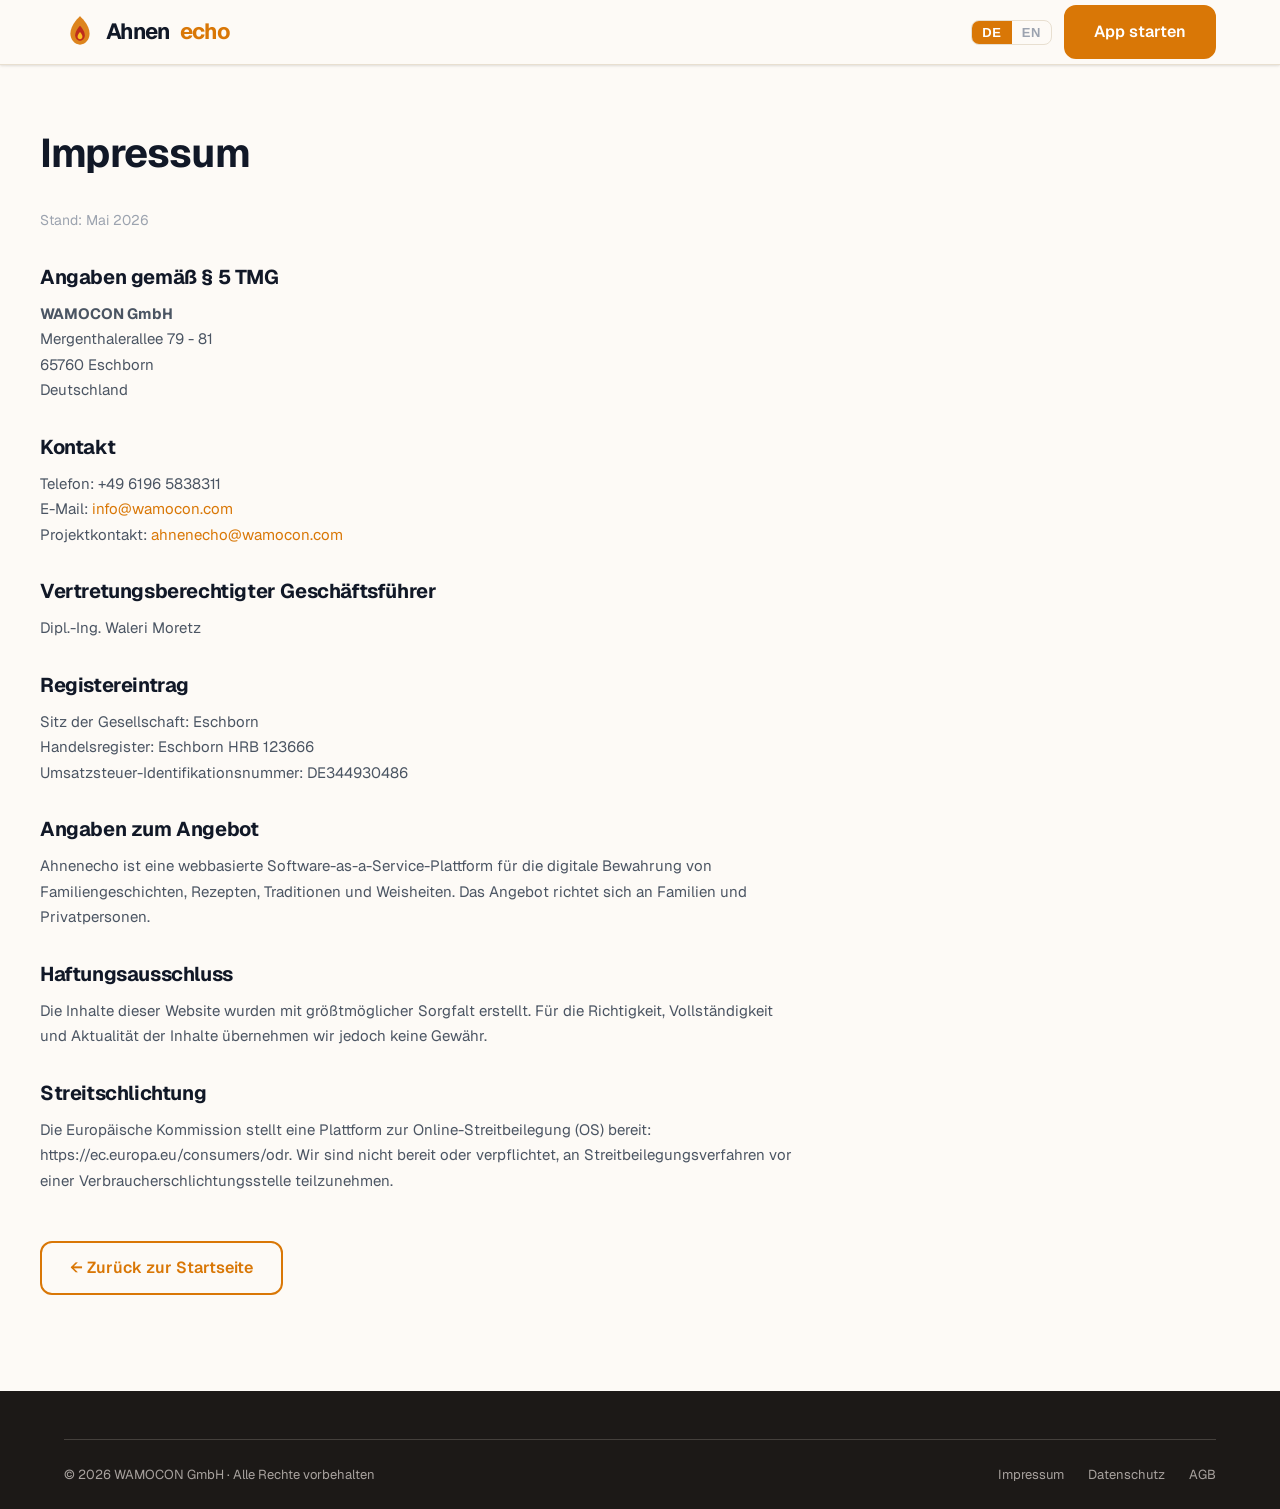
<file: impressum.html>
<!DOCTYPE html>
<html lang="de">
<head>
  <meta charset="UTF-8" />
  <meta name="viewport" content="width=device-width, initial-scale=1.0" />
  <title
    data-de="Impressum - Ahnenecho | WAMOCON GmbH"
    data-en="Imprint - Ahnenecho | WAMOCON GmbH"
  >Impressum - Ahnenecho</title>
  <meta name="robots" content="noindex, follow" />
  <link rel="icon" type="image/svg+xml" href="app-icon-light.svg" />
  <link rel="preconnect" href="https://fonts.googleapis.com" />
  <link rel="preconnect" href="https://fonts.gstatic.com" crossorigin />
  <link href="https://fonts.googleapis.com/css2?family=Geist:wght@400;500;600;700;800&display=swap" rel="stylesheet" />
  <link rel="stylesheet" href="style.css" />
</head>
<body>

<!-- HEADER -->
<header class="header" role="banner">
  <div class="container">
    <nav class="nav" role="navigation" aria-label="Hauptnavigation">
      <a href="index.html" class="nav-logo" aria-label="Ahnenecho - Startseite">
        <img src="app-icon-light.svg" alt="" width="32" height="38" aria-hidden="true" />
        <span class="logo-part-dark">Ahnen</span><span class="logo-part-amber">echo</span>
      </a>
      <div class="nav-actions">
        <div class="lang-toggle" role="group" aria-label="Sprache / Language">
          <button class="lang-btn active" data-lang="de" aria-label="Deutsch">DE</button>
          <button class="lang-btn" data-lang="en" aria-label="English">EN</button>
        </div>
        <a href="https://www.ahnenecho.eu/de" class="btn btn-primary"
           data-de="App starten" data-en="Open App"
           target="_blank" rel="noopener noreferrer">App starten</a>
      </div>
    </nav>
  </div>
</header>

<!-- CONTENT -->
<main>
  <div class="container legal-page">
    <div class="legal-content">

      <h1 data-de="Impressum" data-en="Imprint">Impressum</h1>

      <p style="color: var(--gray-400); font-size: .875rem; margin-bottom: 2rem;"
         data-de="Stand: Mai 2026" data-en="As of: May 2026">Stand: Mai 2026</p>

      <h2 data-de="Angaben gemäß § 5 TMG" data-en="Information according to § 5 TMG">
        Angaben gemäß § 5 TMG
      </h2>

      <p>
        <strong>WAMOCON GmbH</strong><br />
        Mergenthalerallee 79 - 81<br />
        65760 Eschborn<br />
        <span data-de="Deutschland" data-en="Germany">Deutschland</span>
      </p>

      <h2 data-de="Kontakt" data-en="Contact">Kontakt</h2>
      <p>
        <span data-de="Telefon:" data-en="Phone:">Telefon:</span> +49 6196 5838311<br />
        E-Mail: <a href="mailto:info@wamocon.com">info@wamocon.com</a><br />
        <span data-de="Projektkontakt:" data-en="Project contact:">Projektkontakt:</span>
        <a href="mailto:ahnenecho@wamocon.com">ahnenecho@wamocon.com</a>
      </p>

      <h2 data-de="Vertretungsberechtigter Geschäftsführer" data-en="Managing Director">
        Vertretungsberechtigter Geschäftsführer
      </h2>
      <p>Dipl.-Ing. Waleri Moretz</p>

      <h2 data-de="Registereintrag" data-en="Company Registration">Registereintrag</h2>
      <p>
        <span data-de="Sitz der Gesellschaft:" data-en="Registered office:">Sitz der Gesellschaft:</span> Eschborn<br />
        <span data-de="Handelsregister:" data-en="Commercial Register:">Handelsregister:</span> Eschborn HRB 123666<br />
        <span data-de="Umsatzsteuer-Identifikationsnummer:" data-en="VAT Identification Number:">Umsatzsteuer-Identifikationsnummer:</span> DE344930486
      </p>

      <h2 data-de="Angaben zum Angebot" data-en="Service Information">Angaben zum Angebot</h2>
      <p data-de="Ahnenecho ist eine webbasierte Software-as-a-Service-Plattform für die digitale Bewahrung von Familiengeschichten, Rezepten, Traditionen und Weisheiten. Das Angebot richtet sich an Familien und Privatpersonen."
         data-en="Ahnenecho is a web-based Software-as-a-Service platform for the digital preservation of family stories, recipes, traditions, and wisdom. The service is aimed at families and private individuals.">
        Ahnenecho ist eine webbasierte Software-as-a-Service-Plattform für die digitale Bewahrung von Familiengeschichten, Rezepten, Traditionen und Weisheiten.
      </p>

      <h2 data-de="Haftungsausschluss" data-en="Disclaimer">Haftungsausschluss</h2>
      <p data-de="Die Inhalte dieser Website wurden mit größtmöglicher Sorgfalt erstellt. Für die Richtigkeit, Vollständigkeit und Aktualität der Inhalte übernehmen wir jedoch keine Gewähr."
         data-en="The content of this website has been created with the utmost care. However, we cannot guarantee the accuracy, completeness, or topicality of the content.">
        Die Inhalte dieser Website wurden mit größtmöglicher Sorgfalt erstellt. Für die Richtigkeit, Vollständigkeit und Aktualität der Inhalte übernehmen wir jedoch keine Gewähr.
      </p>

      <h2 data-de="Streitschlichtung" data-en="Dispute Resolution">Streitschlichtung</h2>
      <p data-de="Die Europäische Kommission stellt eine Plattform zur Online-Streitbeilegung (OS) bereit: https://ec.europa.eu/consumers/odr. Wir sind nicht bereit oder verpflichtet, an Streitbeilegungsverfahren vor einer Verbraucherschlichtungsstelle teilzunehmen."
         data-en="The European Commission provides a platform for online dispute resolution (ODR): https://ec.europa.eu/consumers/odr. We are not willing or obliged to participate in dispute resolution proceedings before a consumer arbitration board.">
        Die Europäische Kommission stellt eine Plattform zur Online-Streitbeilegung (OS) bereit:
        <a href="https://ec.europa.eu/consumers/odr" target="_blank" rel="noopener noreferrer">https://ec.europa.eu/consumers/odr</a>
      </p>

      <div style="margin-top: 3rem;">
        <a href="index.html" class="btn btn-secondary"
           data-de="← Zurück zur Startseite" data-en="← Back to homepage">← Zurück zur Startseite</a>
      </div>

    </div>
  </div>
</main>

<!-- FOOTER -->
<footer class="footer" role="contentinfo">
  <div class="container">
    <div class="footer-bottom" style="border-top: 1px solid var(--stone-700); padding-top: 1.5rem;">
      <span data-de="© 2026 WAMOCON GmbH · Alle Rechte vorbehalten" data-en="© 2026 WAMOCON GmbH · All rights reserved">© 2026 WAMOCON GmbH · Alle Rechte vorbehalten</span>
      <div style="display: flex; gap: 1.5rem; flex-wrap: wrap;">
        <a href="impressum.html" data-de="Impressum" data-en="Imprint">Impressum</a>
        <a href="datenschutz.html" data-de="Datenschutz" data-en="Privacy Policy">Datenschutz</a>
        <a href="agb.html" data-de="AGB" data-en="T&amp;C">AGB</a>
      </div>
    </div>
  </div>
</footer>

<script src="script.js"></script>
</body>
</html>
</file>
<file: style.css>
/* ============================================================
   Ahnenecho Landing Page - style.css
   Brand: Amber/Warm tones | WAMOCON GmbH
   ============================================================ */

/* ---------- Reset & Base ---------- */
*, *::before, *::after { box-sizing: border-box; margin: 0; padding: 0; }

:root {
  --amber-300: #fcd34d;
  --amber-400: #fbbf24;
  --amber-500: #f59e0b;
  --amber-600: #d97706;
  --amber-100: #fef3c7;
  --red-700: #b91c1c;
  --red-600: #dc2626;
  --warm-50: #fdfaf6;
  --warm-100: #f5f0e8;
  --warm-200: #e8dfd0;
  --gray-900: #111827;
  --gray-700: #374151;
  --gray-600: #4b5563;
  --gray-400: #9ca3af;
  --stone-900: #1c1917;
  --stone-800: #292524;
  --stone-700: #44403c;
  --stone-50: #fafaf9;
  --stone-400: #a8a29e;
  --white: #ffffff;
  --radius: 0.75rem;
  --shadow-sm: 0 1px 3px rgba(0,0,0,.08), 0 1px 2px rgba(0,0,0,.05);
  --shadow-md: 0 4px 12px rgba(0,0,0,.10), 0 2px 4px rgba(0,0,0,.06);
  --shadow-lg: 0 10px 30px rgba(0,0,0,.12);
  --transition: 150ms ease;
}

html { scroll-behavior: smooth; }

body {
  font-family: 'Geist', system-ui, -apple-system, BlinkMacSystemFont, 'Segoe UI', sans-serif;
  font-size: 1rem;
  line-height: 1.625;
  background-color: var(--warm-50);
  color: var(--gray-900);
  -webkit-font-smoothing: antialiased;
}

/* ---------- Typography ---------- */
h1, h2, h3, h4 { font-weight: 700; line-height: 1.2; letter-spacing: -0.02em; }
h1 { font-size: clamp(2rem, 6vw, 3.75rem); }
h2 { font-size: clamp(1.5rem, 4vw, 2.25rem); }
h3 { font-size: 1.25rem; }
p { color: var(--gray-600); }

a { color: var(--amber-600); text-decoration: none; }
a:hover { text-decoration: underline; text-underline-offset: 4px; }

/* ---------- Utilities ---------- */
.container { max-width: 1200px; margin: 0 auto; padding: 0 1.5rem; }
.sr-only { position: absolute; width: 1px; height: 1px; overflow: hidden; clip: rect(0,0,0,0); white-space: nowrap; }

.text-amber { color: var(--amber-600); }
.bg-amber { background-color: var(--amber-600); }
.section-pad { padding: 5rem 0; }
.section-pad-sm { padding: 3rem 0; }

/* ---------- Buttons ---------- */
.btn {
  display: inline-flex;
  align-items: center;
  gap: 0.5rem;
  font-weight: 600;
  font-size: 1rem;
  padding: 0.75rem 1.75rem;
  border-radius: var(--radius);
  border: 2px solid transparent;
  cursor: pointer;
  text-decoration: none;
  transition: background-color var(--transition), color var(--transition), border-color var(--transition), box-shadow var(--transition);
  min-height: 2.75rem;
  white-space: nowrap;
}

.btn-primary {
  background-color: var(--amber-600);
  color: var(--white);
  border-color: var(--amber-600);
}
.btn-primary:hover {
  background-color: var(--amber-500);
  border-color: var(--amber-500);
  text-decoration: none;
  box-shadow: 0 4px 12px rgba(217,119,6,.35);
}

.btn-secondary {
  background-color: transparent;
  color: var(--amber-600);
  border-color: var(--amber-600);
}
.btn-secondary:hover {
  background-color: var(--amber-100);
  text-decoration: none;
}

.btn-ghost {
  background-color: rgba(255,255,255,.12);
  color: var(--white);
  border-color: rgba(255,255,255,.3);
}
.btn-ghost:hover {
  background-color: rgba(255,255,255,.22);
  text-decoration: none;
}

.btn-large { padding: 1rem 2.5rem; font-size: 1.125rem; }

/* ---------- Header / Nav ---------- */
.header {
  position: sticky;
  top: 0;
  z-index: 100;
  background-color: var(--warm-50);
  border-bottom: 1px solid var(--warm-200);
  box-shadow: var(--shadow-sm);
}

.nav {
  display: flex;
  align-items: center;
  justify-content: space-between;
  height: 4rem;
}

.nav-logo {
  display: flex;
  align-items: center;
  gap: 0.625rem;
  text-decoration: none;
  font-size: 1.375rem;
  font-weight: 700;
  color: var(--gray-900);
  letter-spacing: -0.03em;
}
.nav-logo:hover { text-decoration: none; }
.nav-logo img, .nav-logo svg { width: 2rem; height: 2.4rem; }
.logo-part-dark { color: var(--gray-900); }
.logo-part-amber { color: var(--amber-600); }

.nav-links {
  display: flex;
  align-items: center;
  gap: 1.5rem;
  list-style: none;
}

.nav-links a {
  font-size: 0.9375rem;
  font-weight: 500;
  color: var(--gray-700);
  text-decoration: none;
}
.nav-links a:hover { color: var(--amber-600); text-decoration: none; }

.nav-actions {
  display: flex;
  align-items: center;
  gap: 0.75rem;
}

/* Language toggle */
.lang-toggle {
  display: flex;
  border: 1.5px solid var(--warm-200);
  border-radius: 0.5rem;
  overflow: hidden;
}
.lang-btn {
  background: none;
  border: none;
  padding: 0.25rem 0.625rem;
  font-size: 0.8125rem;
  font-weight: 600;
  cursor: pointer;
  color: var(--gray-400);
  letter-spacing: 0.05em;
  transition: background-color var(--transition), color var(--transition);
}
.lang-btn.active {
  background-color: var(--amber-600);
  color: var(--white);
}
.lang-btn:hover:not(.active) { background-color: var(--warm-100); color: var(--gray-700); }

/* Mobile menu toggle */
.hamburger {
  display: none;
  background: none;
  border: none;
  cursor: pointer;
  padding: 0.375rem;
}
.hamburger span {
  display: block;
  width: 1.5rem;
  height: 2px;
  background: var(--gray-700);
  margin: 5px 0;
  border-radius: 2px;
  transition: all 0.3s;
}

/* ---------- Mobile nav ---------- */
.mobile-nav {
  display: none;
  flex-direction: column;
  gap: 0;
  border-top: 1px solid var(--warm-200);
  background: var(--warm-50);
  padding: 1rem 1.5rem;
}
.mobile-nav.open { display: flex; }
.mobile-nav a {
  padding: 0.625rem 0;
  font-weight: 500;
  color: var(--gray-700);
  border-bottom: 1px solid var(--warm-100);
  text-decoration: none;
}
.mobile-nav a:last-child { border-bottom: none; }
.mobile-nav a:hover { color: var(--amber-600); }
.mobile-nav .btn { margin-top: 0.75rem; justify-content: center; }

/* ---------- Hero Section ---------- */
.hero {
  background: linear-gradient(160deg, var(--warm-50) 0%, var(--warm-100) 100%);
  padding: 5rem 0 4rem;
  overflow: hidden;
  position: relative;
}

.hero::before {
  content: '';
  position: absolute;
  top: -10%;
  right: -5%;
  width: 45%;
  height: 120%;
  background: radial-gradient(ellipse at center, rgba(217,119,6,.08) 0%, transparent 70%);
  pointer-events: none;
}

.hero-inner {
  display: grid;
  grid-template-columns: 1fr 1fr;
  gap: 4rem;
  align-items: center;
}

.hero-badge {
  display: inline-flex;
  align-items: center;
  gap: 0.375rem;
  background-color: var(--amber-100);
  color: var(--amber-600);
  font-size: 0.8125rem;
  font-weight: 600;
  padding: 0.3125rem 0.875rem;
  border-radius: 9999px;
  margin-bottom: 1.25rem;
  border: 1px solid rgba(217,119,6,.2);
}

.hero-headline {
  margin-bottom: 1.25rem;
  color: var(--gray-900);
}

.hero-sub {
  font-size: 1.125rem;
  line-height: 1.7;
  margin-bottom: 2rem;
  color: var(--gray-600);
}

.hero-cta {
  display: flex;
  gap: 1rem;
  flex-wrap: wrap;
  margin-bottom: 2.5rem;
}

.hero-social-proof {
  display: flex;
  align-items: center;
  gap: 0.75rem;
  font-size: 0.875rem;
  color: var(--gray-400);
}
.hero-avatars {
  display: flex;
}
.hero-avatar {
  width: 2rem;
  height: 2rem;
  border-radius: 50%;
  border: 2px solid var(--warm-50);
  margin-left: -0.5rem;
  background: linear-gradient(135deg, var(--amber-400), var(--red-700));
  display: flex;
  align-items: center;
  justify-content: center;
  font-size: 0.6875rem;
  font-weight: 700;
  color: white;
}
.hero-avatar:first-child { margin-left: 0; }

/* Hero visual */
.hero-visual {
  position: relative;
  display: flex;
  justify-content: center;
  align-items: center;
}

.vault-card-demo {
  background: var(--white);
  border: 1px solid var(--warm-200);
  border-radius: 1.25rem;
  box-shadow: var(--shadow-lg);
  padding: 1.75rem;
  width: 100%;
  max-width: 380px;
}

.vault-header {
  display: flex;
  align-items: center;
  gap: 0.875rem;
  margin-bottom: 1.25rem;
  padding-bottom: 1rem;
  border-bottom: 1px solid var(--warm-200);
}
.vault-icon-wrap {
  width: 2.75rem;
  height: 2.75rem;
  background: linear-gradient(135deg, var(--amber-100), var(--amber-200, #fde68a));
  border-radius: 0.625rem;
  display: flex;
  align-items: center;
  justify-content: center;
  font-size: 1.375rem;
}
.vault-name { font-weight: 700; font-size: 1rem; color: var(--gray-900); }
.vault-meta { font-size: 0.8125rem; color: var(--gray-400); }

.vault-categories {
  display: grid;
  grid-template-columns: 1fr 1fr 1fr;
  gap: 0.75rem;
  margin-bottom: 1.25rem;
}
.vault-cat {
  background: var(--warm-50);
  border: 1px solid var(--warm-200);
  border-radius: 0.625rem;
  padding: 0.625rem 0.5rem;
  text-align: center;
  cursor: default;
}
.vault-cat-icon { font-size: 1.125rem; display: block; margin-bottom: 0.25rem; }
.vault-cat-label { font-size: 0.6875rem; font-weight: 600; color: var(--gray-600); }
.vault-cat-count { font-size: 0.75rem; color: var(--amber-600); font-weight: 700; }

.prompt-card {
  background: linear-gradient(135deg, var(--amber-100), #fef9ec);
  border: 1px solid rgba(217,119,6,.2);
  border-radius: 0.75rem;
  padding: 1rem;
}
.prompt-label { font-size: 0.75rem; font-weight: 700; color: var(--amber-600); text-transform: uppercase; letter-spacing: 0.05em; margin-bottom: 0.375rem; }
.prompt-text { font-size: 0.875rem; color: var(--gray-700); font-style: italic; }

/* ---------- Section: Stats ---------- */
.stats-section {
  background: var(--warm-100);
  border-top: 1px solid var(--warm-200);
  border-bottom: 1px solid var(--warm-200);
  padding: 2.5rem 0;
}

.stats-grid {
  display: grid;
  grid-template-columns: repeat(4, 1fr);
  gap: 1.5rem;
  text-align: center;
}

.stat-number {
  font-size: 2rem;
  font-weight: 800;
  color: var(--amber-600);
  line-height: 1;
  margin-bottom: 0.375rem;
}
.stat-label { font-size: 0.875rem; color: var(--gray-600); }

/* ---------- Section: Problem ---------- */
.problem-section { padding: 5rem 0; }

.section-label {
  display: inline-block;
  font-size: 0.8125rem;
  font-weight: 700;
  color: var(--amber-600);
  text-transform: uppercase;
  letter-spacing: 0.08em;
  margin-bottom: 0.75rem;
}

.section-heading { margin-bottom: 1rem; }
.section-intro {
  font-size: 1.125rem;
  max-width: 600px;
  margin-bottom: 2.5rem;
  color: var(--gray-600);
}

.blockquote-card {
  background: var(--warm-100);
  border-left: 4px solid var(--amber-600);
  border-radius: 0 0.75rem 0.75rem 0;
  padding: 1.5rem 2rem;
  margin: 2rem 0;
  font-size: 1.125rem;
  font-style: italic;
  color: var(--gray-700);
  max-width: 700px;
}

.problem-cards {
  display: grid;
  grid-template-columns: repeat(3, 1fr);
  gap: 1.5rem;
  margin-top: 3rem;
}

.problem-card {
  background: var(--white);
  border: 1px solid var(--warm-200);
  border-radius: var(--radius);
  padding: 1.5rem;
  box-shadow: var(--shadow-sm);
}
.problem-card-icon {
  font-size: 2rem;
  margin-bottom: 1rem;
}
.problem-card h3 { font-size: 1rem; margin-bottom: 0.5rem; color: var(--gray-900); }
.problem-card p { font-size: 0.9375rem; }

/* ---------- Section: Features ---------- */
.features-section {
  background: var(--warm-100);
  padding: 5rem 0;
}

.features-grid {
  display: grid;
  grid-template-columns: repeat(3, 1fr);
  gap: 1.5rem;
}

.feature-card {
  background: var(--white);
  border: 1px solid var(--warm-200);
  border-radius: var(--radius);
  padding: 2rem;
  box-shadow: var(--shadow-sm);
  transition: box-shadow var(--transition), transform var(--transition);
}
.feature-card:hover {
  box-shadow: var(--shadow-md);
  transform: translateY(-2px);
}

.feature-icon-wrap {
  width: 3rem;
  height: 3rem;
  border-radius: 0.75rem;
  display: flex;
  align-items: center;
  justify-content: center;
  font-size: 1.5rem;
  margin-bottom: 1.125rem;
}

.feature-card h3 { margin-bottom: 0.5rem; color: var(--gray-900); }
.feature-card p { font-size: 0.9375rem; color: var(--gray-600); }

.fi-amber { background-color: rgba(217,119,6,.12); }
.fi-orange { background-color: rgba(234,88,12,.12); }
.fi-yellow { background-color: rgba(202,138,4,.12); }
.fi-emerald { background-color: rgba(5,150,105,.12); }
.fi-blue { background-color: rgba(37,99,235,.12); }
.fi-purple { background-color: rgba(124,58,237,.12); }

/* ---------- Section: How it works ---------- */
.how-section { padding: 5rem 0; }

.steps-grid {
  display: grid;
  grid-template-columns: repeat(4, 1fr);
  gap: 1.5rem;
  position: relative;
  margin-top: 3rem;
}

.step-connector {
  display: none;
}

.step-item { text-align: center; padding: 0 0.5rem; }
.step-number {
  width: 3rem;
  height: 3rem;
  border-radius: 50%;
  background: linear-gradient(135deg, var(--amber-600), var(--amber-500));
  color: var(--white);
  font-size: 1.125rem;
  font-weight: 800;
  display: flex;
  align-items: center;
  justify-content: center;
  margin: 0 auto 1rem;
  box-shadow: 0 4px 12px rgba(217,119,6,.3);
}
.step-item h3 { font-size: 1rem; margin-bottom: 0.5rem; color: var(--gray-900); }
.step-item p { font-size: 0.875rem; }

/* ---------- Section: Prompts / AI ---------- */
.ai-section {
  background: linear-gradient(135deg, var(--gray-900) 0%, var(--stone-800) 100%);
  padding: 5rem 0;
  color: var(--stone-50);
}

.ai-section h2 { color: var(--stone-50); }
.ai-section p { color: var(--stone-400); }
.ai-section .section-label { color: var(--amber-400); }

.ai-inner {
  display: grid;
  grid-template-columns: 1fr 1fr;
  gap: 4rem;
  align-items: center;
}

.ai-prompts-list { display: flex; flex-direction: column; gap: 0.875rem; }
.prompt-example {
  background: rgba(255,255,255,.05);
  border: 1px solid rgba(255,255,255,.1);
  border-left: 3px solid var(--amber-500);
  border-radius: 0 0.75rem 0.75rem 0;
  padding: 1rem 1.25rem;
  font-size: 0.9375rem;
  font-style: italic;
  color: var(--stone-50);
}
.prompt-example::before {
  content: '💬 ';
}

.ai-features { display: flex; flex-direction: column; gap: 1.25rem; }
.ai-feature { display: flex; align-items: flex-start; gap: 1rem; }
.ai-feature-icon {
  width: 2.5rem;
  height: 2.5rem;
  border-radius: 0.625rem;
  background: rgba(217,119,6,.2);
  display: flex;
  align-items: center;
  justify-content: center;
  font-size: 1.125rem;
  flex-shrink: 0;
}
.ai-feature-text h4 { font-size: 1rem; color: var(--stone-50); margin-bottom: 0.25rem; }
.ai-feature-text p { font-size: 0.875rem; color: var(--stone-400); }

/* ---------- Section: Pricing ---------- */
.pricing-section {
  background: var(--warm-100);
  padding: 5rem 0;
}

.pricing-grid {
  display: grid;
  grid-template-columns: 1fr 1fr;
  gap: 2rem;
  max-width: 800px;
  margin: 3rem auto 0;
}

.pricing-card {
  background: var(--white);
  border: 1.5px solid var(--warm-200);
  border-radius: 1.25rem;
  padding: 2rem;
  box-shadow: var(--shadow-sm);
}
.pricing-card.featured {
  border-color: var(--amber-600);
  box-shadow: 0 0 0 3px rgba(217,119,6,.12), var(--shadow-md);
  position: relative;
}
.pricing-badge {
  position: absolute;
  top: -0.75rem;
  left: 50%;
  transform: translateX(-50%);
  background: var(--amber-600);
  color: var(--white);
  font-size: 0.75rem;
  font-weight: 700;
  padding: 0.25rem 1rem;
  border-radius: 9999px;
  white-space: nowrap;
}

.pricing-card h3 { font-size: 1.25rem; margin-bottom: 0.375rem; color: var(--gray-900); }
.pricing-card .price {
  font-size: 2.5rem;
  font-weight: 800;
  color: var(--amber-600);
  line-height: 1;
  margin: 1rem 0 0.25rem;
}
.pricing-card .price span { font-size: 1rem; font-weight: 500; color: var(--gray-400); }
.pricing-card .price-note { font-size: 0.875rem; color: var(--gray-400); margin-bottom: 1.5rem; }
.pricing-card ul { list-style: none; margin-bottom: 1.75rem; display: flex; flex-direction: column; gap: 0.625rem; }
.pricing-card li { font-size: 0.9375rem; color: var(--gray-700); display: flex; align-items: flex-start; gap: 0.5rem; }
.pricing-card li::before { content: '✓'; color: var(--amber-600); font-weight: 700; flex-shrink: 0; }
.pricing-card .btn { width: 100%; justify-content: center; }

/* ---------- Section: Trust / Security ---------- */
.trust-section { padding: 5rem 0; }

.trust-grid {
  display: grid;
  grid-template-columns: repeat(3, 1fr);
  gap: 2rem;
  margin-top: 3rem;
}

.trust-item { display: flex; flex-direction: column; align-items: center; text-align: center; gap: 0.75rem; }
.trust-icon {
  width: 3.5rem;
  height: 3.5rem;
  background: var(--warm-100);
  border-radius: 50%;
  display: flex;
  align-items: center;
  justify-content: center;
  font-size: 1.5rem;
  border: 1.5px solid var(--warm-200);
}
.trust-item h4 { font-size: 0.9375rem; color: var(--gray-900); }
.trust-item p { font-size: 0.875rem; }

/* ---------- Section: CTA Banner ---------- */
.cta-section {
  background: linear-gradient(160deg, var(--amber-600) 0%, #c05a04 100%);
  padding: 5rem 0;
  text-align: center;
  color: var(--white);
}
.cta-section h2 { color: var(--white); margin-bottom: 1rem; }
.cta-section p { color: rgba(255,255,255,.85); font-size: 1.125rem; max-width: 560px; margin: 0 auto 2.5rem; }
.cta-buttons { display: flex; gap: 1rem; justify-content: center; flex-wrap: wrap; }

/* ---------- Footer ---------- */
.footer {
  background: var(--stone-900);
  color: var(--stone-400);
  padding: 3rem 0 1.5rem;
}

.footer-top {
  display: grid;
  grid-template-columns: 2fr 1fr 1fr;
  gap: 3rem;
  margin-bottom: 2.5rem;
  padding-bottom: 2rem;
  border-bottom: 1px solid var(--stone-700);
}

.footer-brand .nav-logo {
  color: var(--stone-50);
  font-size: 1.25rem;
  margin-bottom: 0.75rem;
  display: flex;
}
.footer-brand .logo-part-dark { color: var(--stone-50); }
.footer-brand p { font-size: 0.875rem; max-width: 260px; line-height: 1.7; }

.footer-col h4 { font-size: 0.8125rem; font-weight: 700; color: var(--stone-50); text-transform: uppercase; letter-spacing: 0.06em; margin-bottom: 1rem; }
.footer-col ul { list-style: none; display: flex; flex-direction: column; gap: 0.5rem; }
.footer-col a { font-size: 0.875rem; color: var(--stone-400); text-decoration: none; }
.footer-col a:hover { color: var(--amber-400); text-decoration: none; }

.footer-bottom {
  display: flex;
  align-items: center;
  justify-content: space-between;
  flex-wrap: wrap;
  gap: 1rem;
  font-size: 0.8125rem;
}

.footer-bottom a { color: var(--stone-400); }
.footer-bottom a:hover { color: var(--amber-400); }

.made-in-germany {
  display: flex;
  align-items: center;
  gap: 0.5rem;
  font-size: 0.8125rem;
}
.made-in-germany img { width: 1.875rem; height: 1.875rem; }

/* ---------- Cookie Banner ---------- */
.cookie-banner {
  position: fixed;
  bottom: 1.5rem;
  left: 50%;
  transform: translateX(-50%);
  width: calc(100% - 3rem);
  max-width: 680px;
  background: var(--stone-800);
  color: var(--stone-50);
  border: 1px solid var(--stone-700);
  border-radius: var(--radius);
  padding: 1.25rem 1.5rem;
  box-shadow: var(--shadow-lg);
  z-index: 9999;
  display: none;
  flex-direction: column;
  gap: 1rem;
}
.cookie-banner.show { display: flex; }
.cookie-text { font-size: 0.875rem; line-height: 1.6; }
.cookie-text a { color: var(--amber-400); }
.cookie-actions { display: flex; gap: 0.75rem; flex-wrap: wrap; }
.cookie-btn {
  padding: 0.5rem 1.25rem;
  border-radius: 0.5rem;
  font-size: 0.875rem;
  font-weight: 600;
  cursor: pointer;
  border: none;
  transition: background-color var(--transition);
}
.cookie-accept { background: var(--amber-600); color: white; }
.cookie-accept:hover { background: var(--amber-500); }
.cookie-decline { background: var(--stone-700); color: var(--stone-50); }
.cookie-decline:hover { background: var(--stone-600, #57534e); }

/* ---------- Legal pages ---------- */
.legal-page { padding: 4rem 0 6rem; }
.legal-page h1 { font-size: clamp(1.75rem, 4vw, 2.5rem); margin-bottom: 2rem; }
.legal-content { max-width: 760px; }
.legal-content h2 { font-size: 1.25rem; margin: 2rem 0 0.75rem; color: var(--gray-900); }
.legal-content h3 { font-size: 1.0625rem; margin: 1.5rem 0 0.5rem; color: var(--gray-900); }
.legal-content p { margin-bottom: 1rem; font-size: 0.9375rem; line-height: 1.7; }
.legal-content ul { padding-left: 1.5rem; margin-bottom: 1rem; }
.legal-content li { font-size: 0.9375rem; line-height: 1.7; color: var(--gray-600); margin-bottom: 0.375rem; }
.legal-content .legal-note { background: var(--amber-100); border-left: 3px solid var(--amber-600); padding: 0.875rem 1.25rem; border-radius: 0 0.5rem 0.5rem 0; font-size: 0.875rem; color: var(--gray-700); margin: 1.5rem 0; }

/* ---------- Responsive ---------- */
@media (max-width: 1024px) {
  .features-grid { grid-template-columns: repeat(2, 1fr); }
  .steps-grid { grid-template-columns: repeat(2, 1fr); }
}

@media (max-width: 768px) {
  .nav-links, .nav-cta { display: none; }
  .hamburger { display: block; }

  .hero-inner { grid-template-columns: 1fr; gap: 2.5rem; }
  .hero-visual { order: -1; }
  .vault-card-demo { max-width: 100%; }

  .stats-grid { grid-template-columns: repeat(2, 1fr); }
  .problem-cards { grid-template-columns: 1fr; }
  .features-grid { grid-template-columns: 1fr; }
  .steps-grid { grid-template-columns: 1fr; gap: 2rem; }
  .ai-inner { grid-template-columns: 1fr; gap: 2.5rem; }
  .pricing-grid { grid-template-columns: 1fr; max-width: 400px; }
  .trust-grid { grid-template-columns: 1fr; }

  .footer-top { grid-template-columns: 1fr; gap: 2rem; }
  .footer-bottom { flex-direction: column; align-items: flex-start; }

  .section-pad { padding: 3rem 0; }
}

@media (max-width: 480px) {
  .hero-cta { flex-direction: column; }
  .hero-cta .btn { justify-content: center; }
  .cta-buttons { flex-direction: column; align-items: center; }
  .stats-grid { grid-template-columns: repeat(2, 1fr); }
}

/* ---------- Scroll animations ---------- */
.fade-up {
  opacity: 0;
  transform: translateY(24px);
  transition: opacity 0.55s ease, transform 0.55s ease;
}
.fade-up.visible {
  opacity: 1;
  transform: translateY(0);
}
</file>
